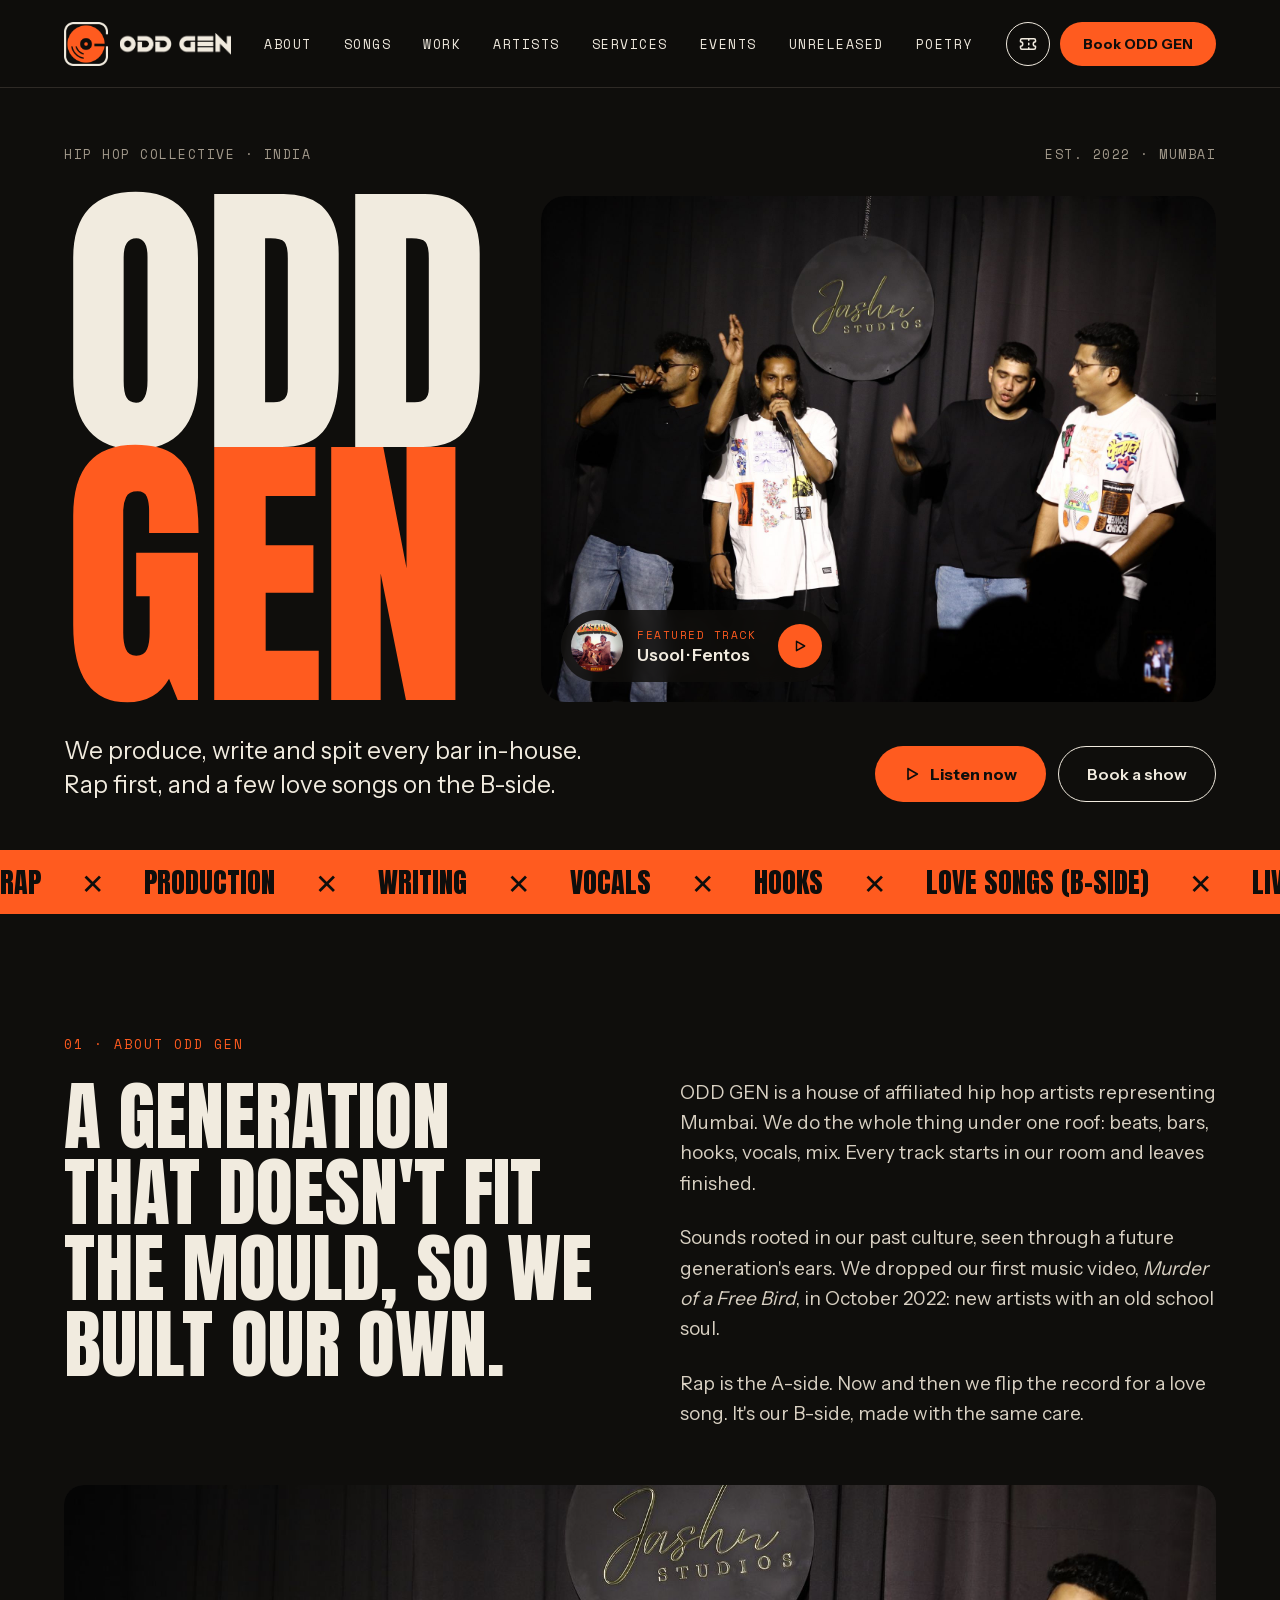
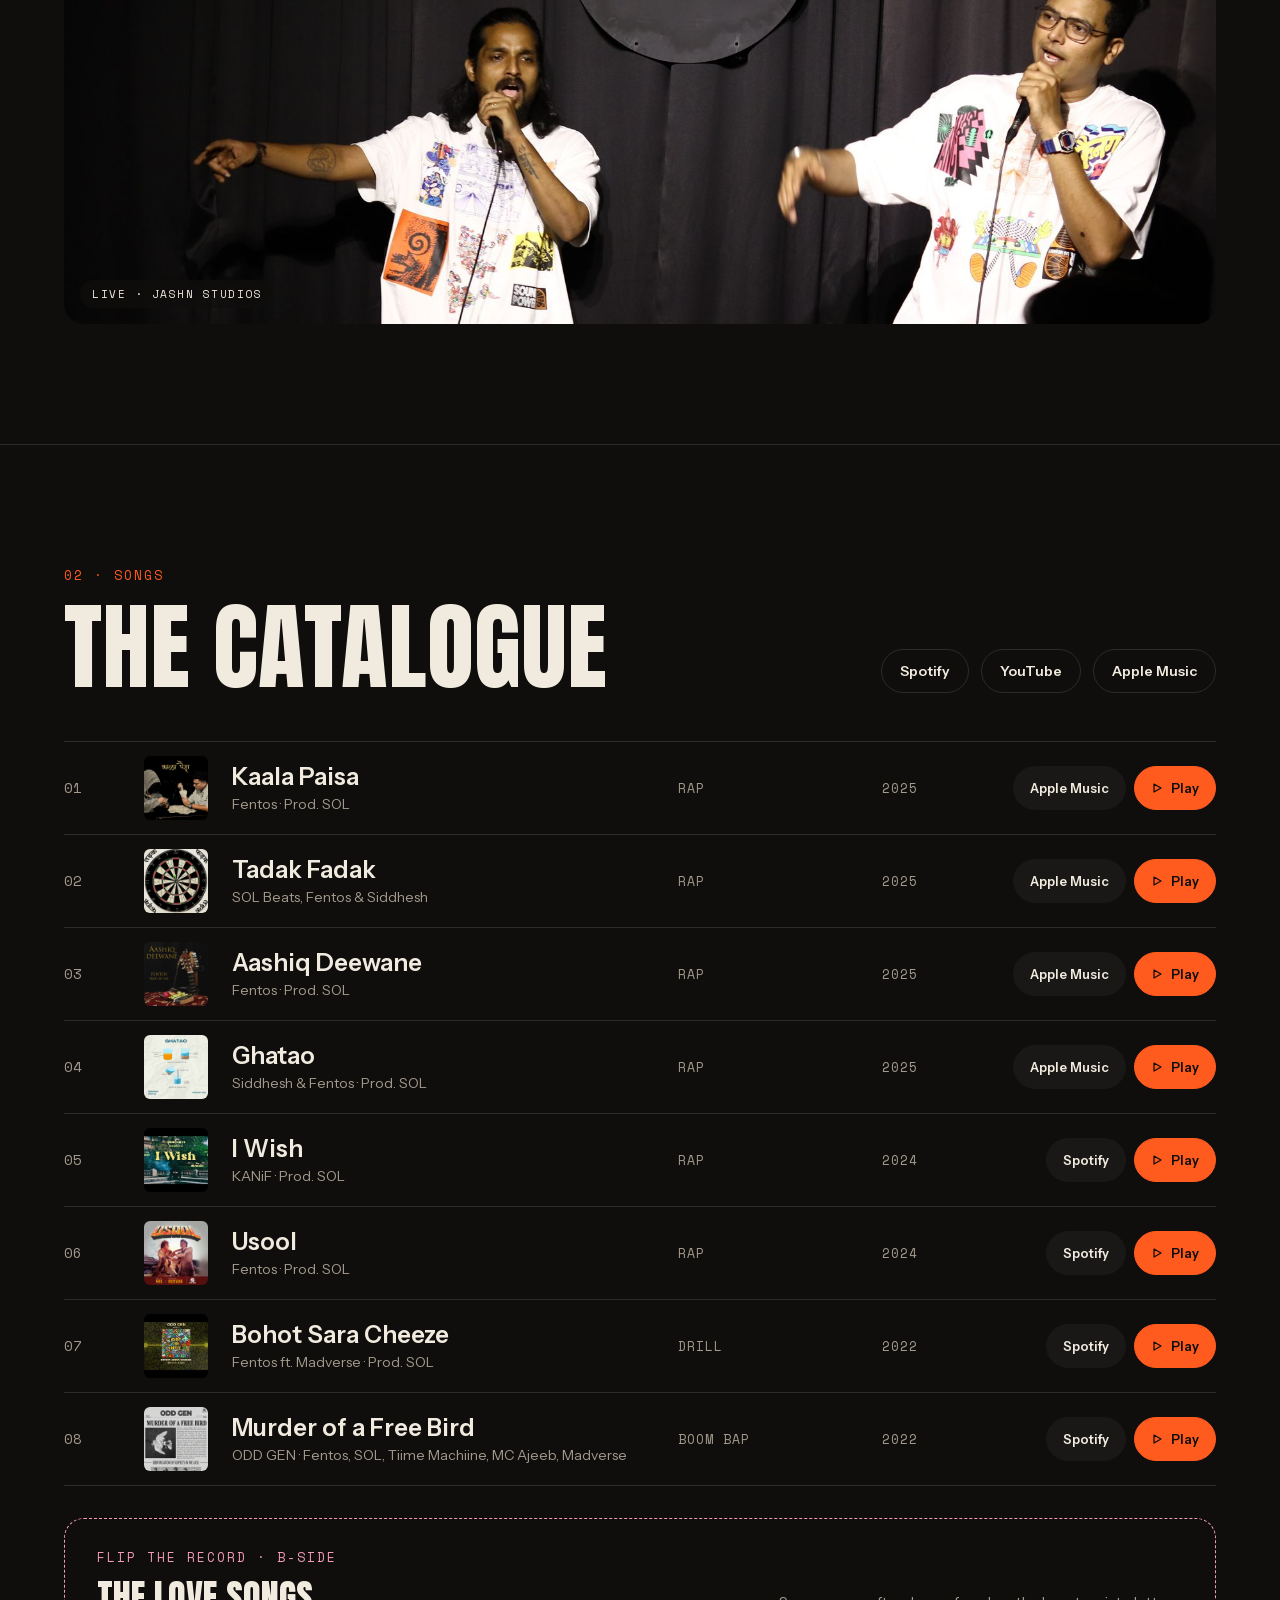
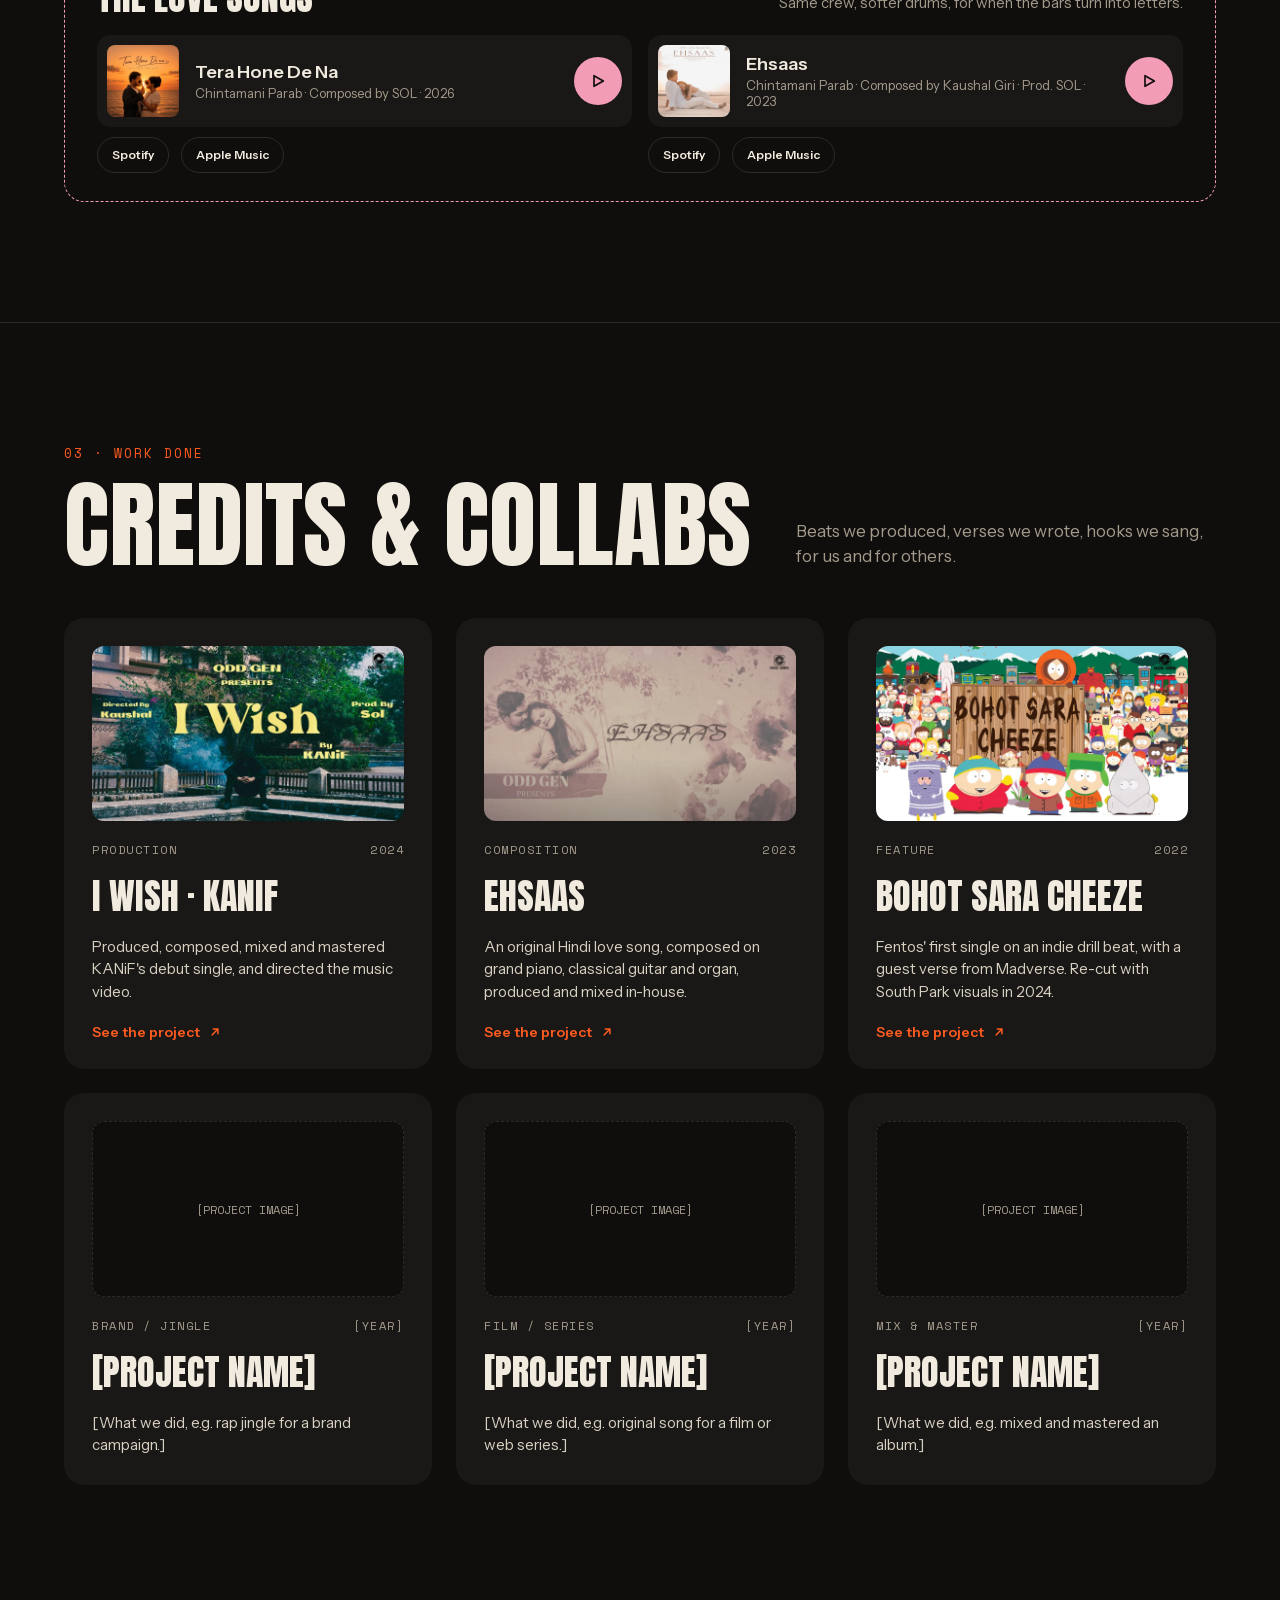
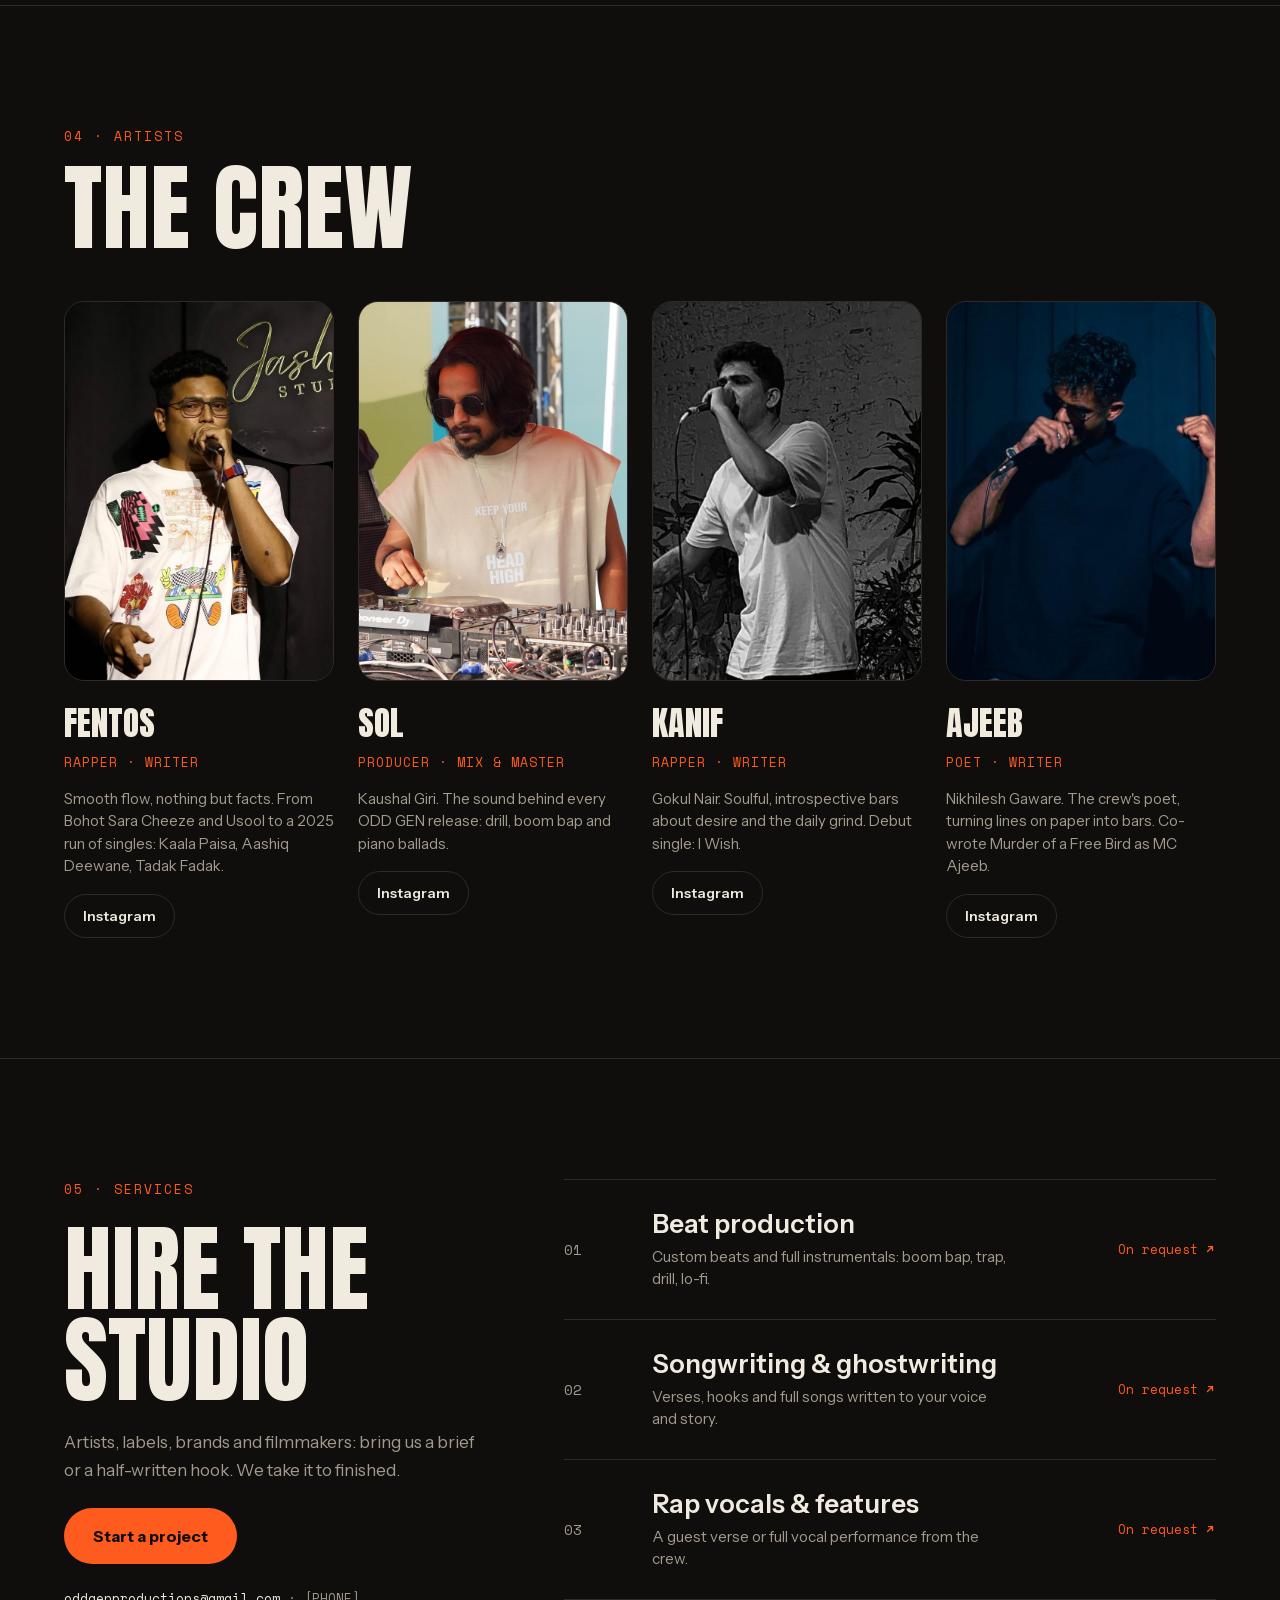
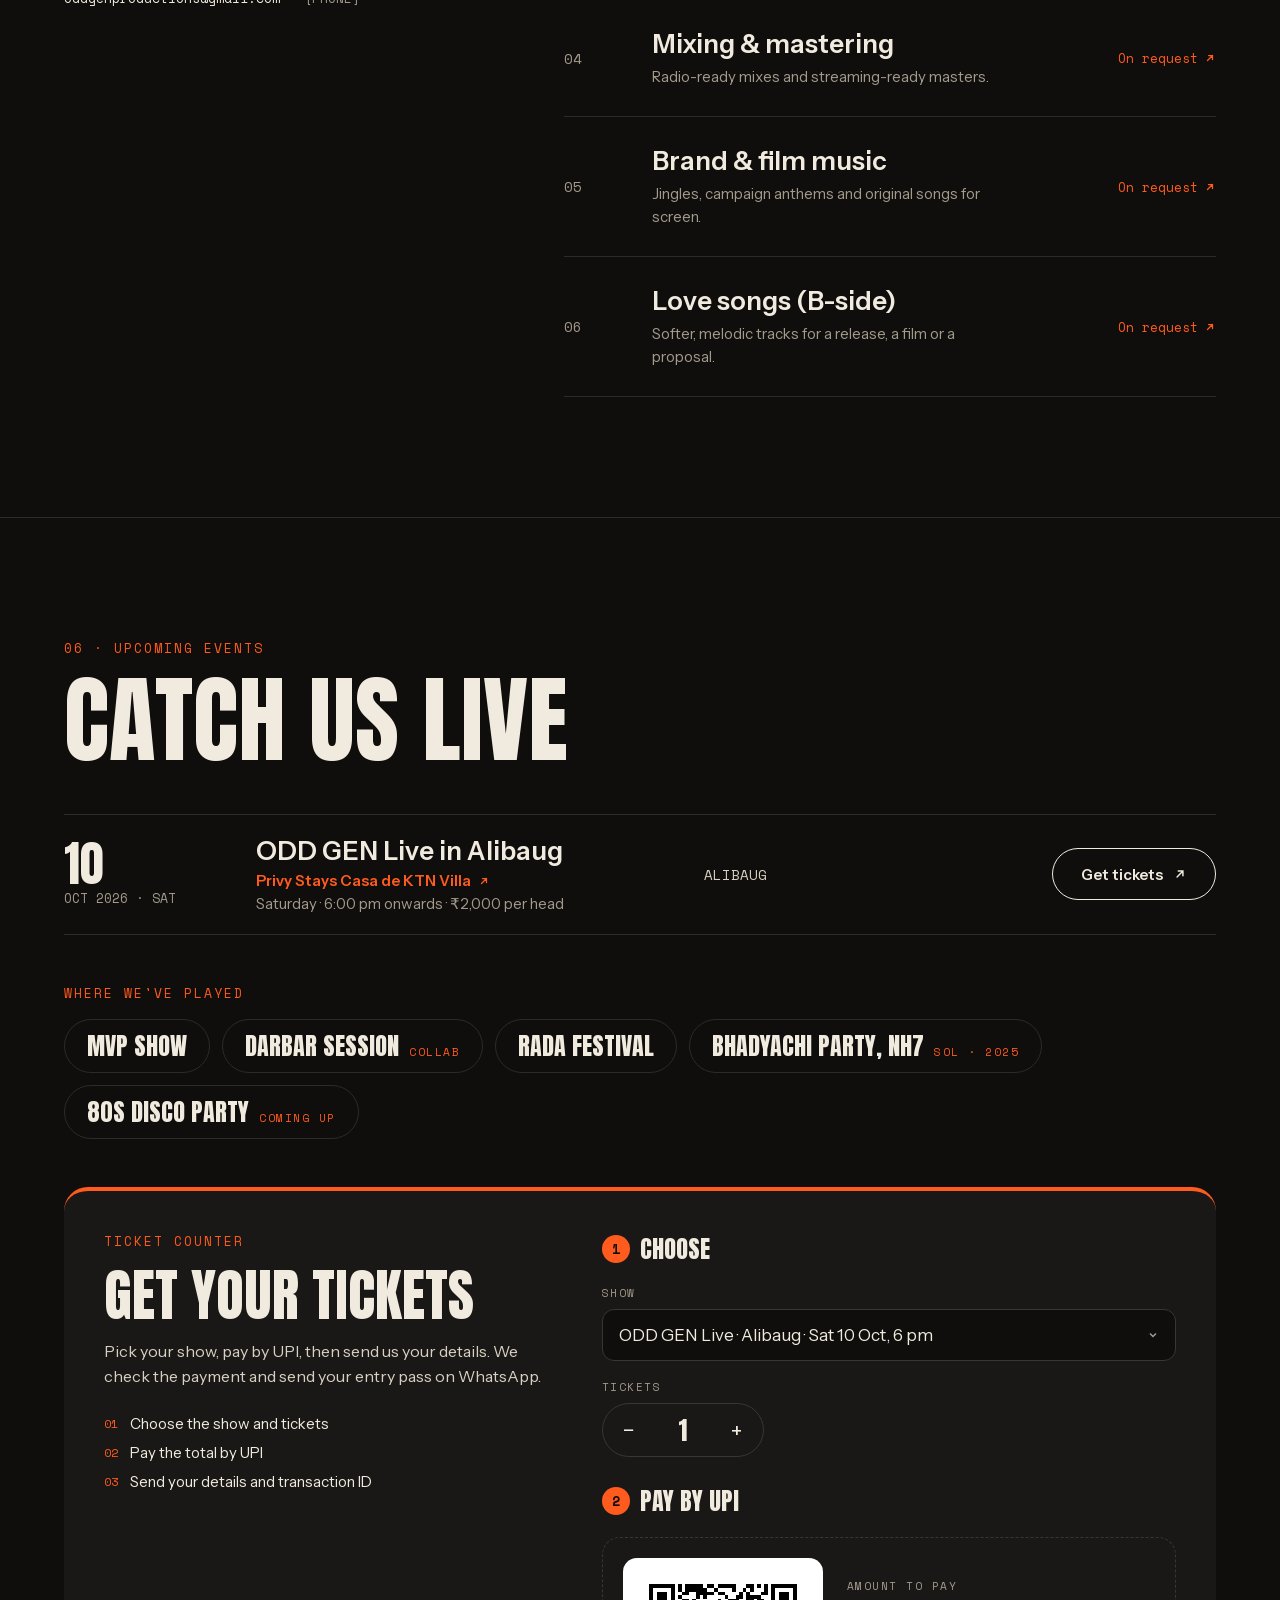
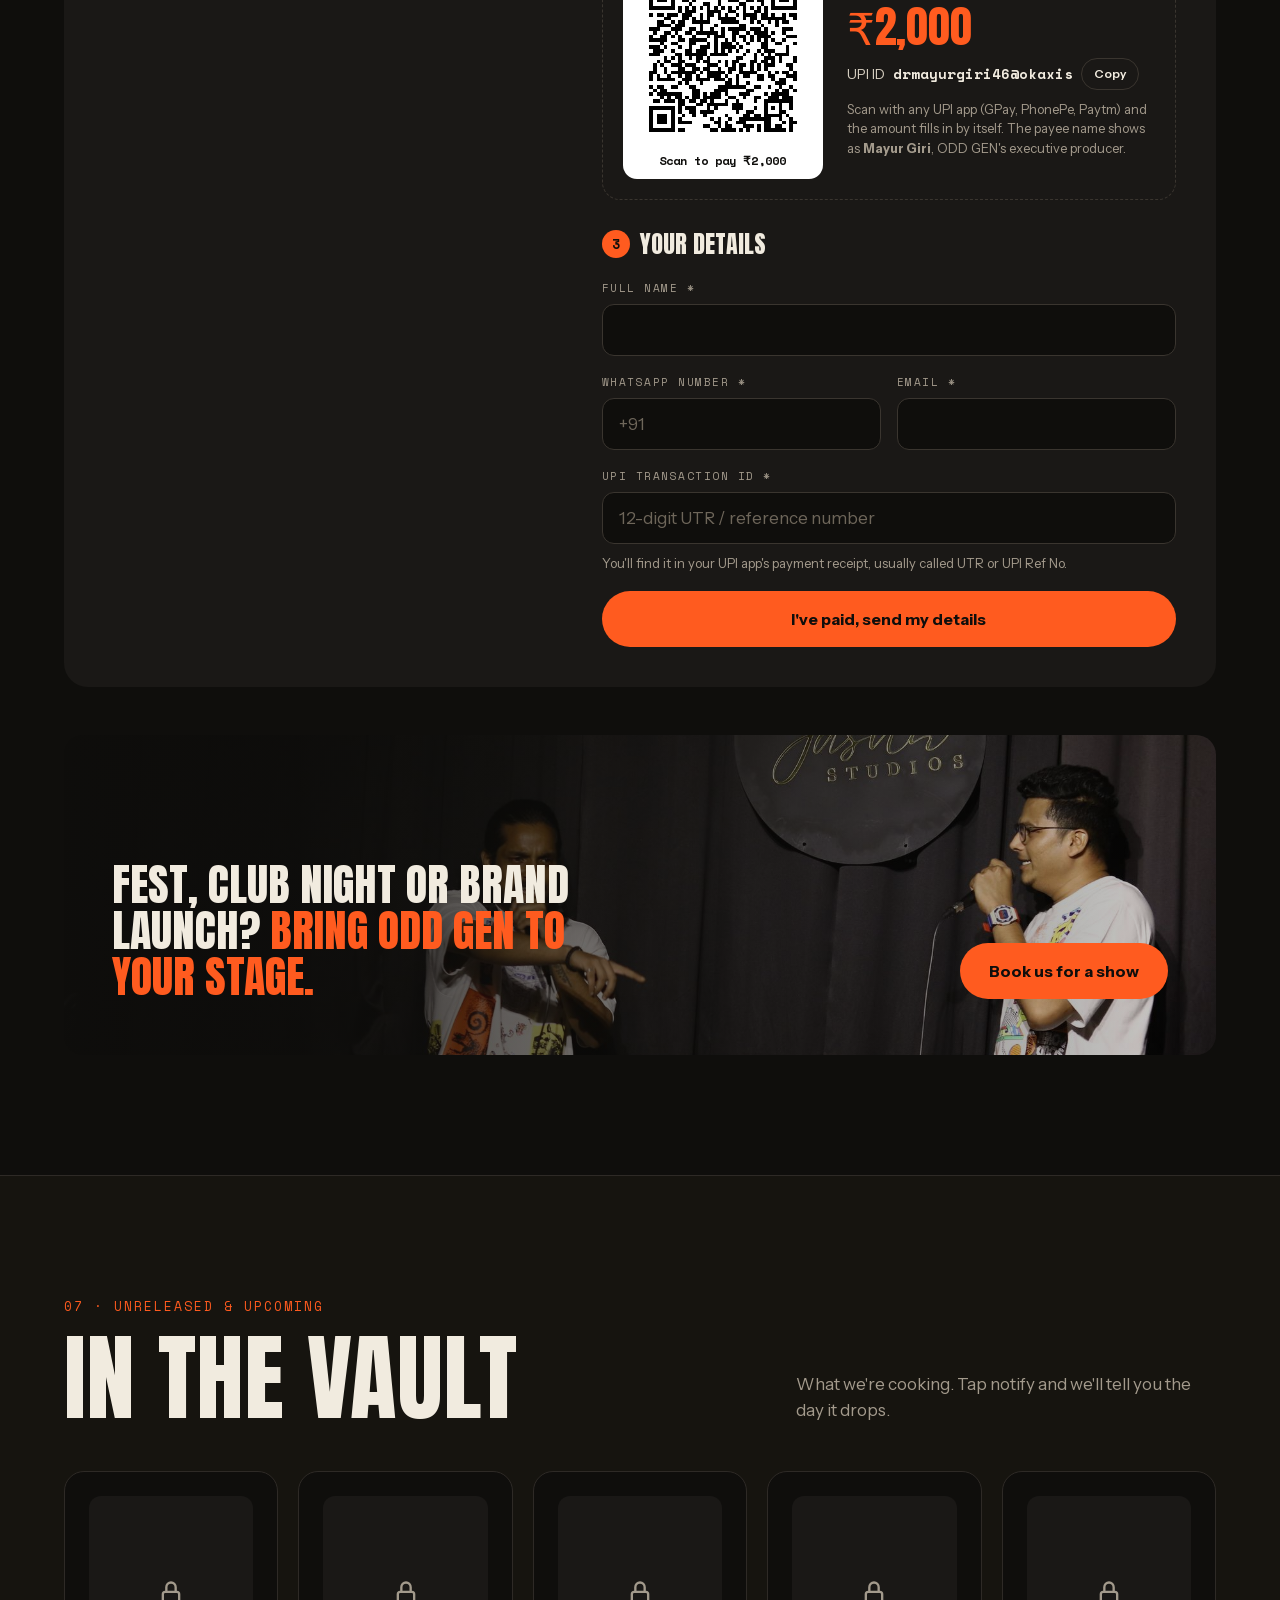
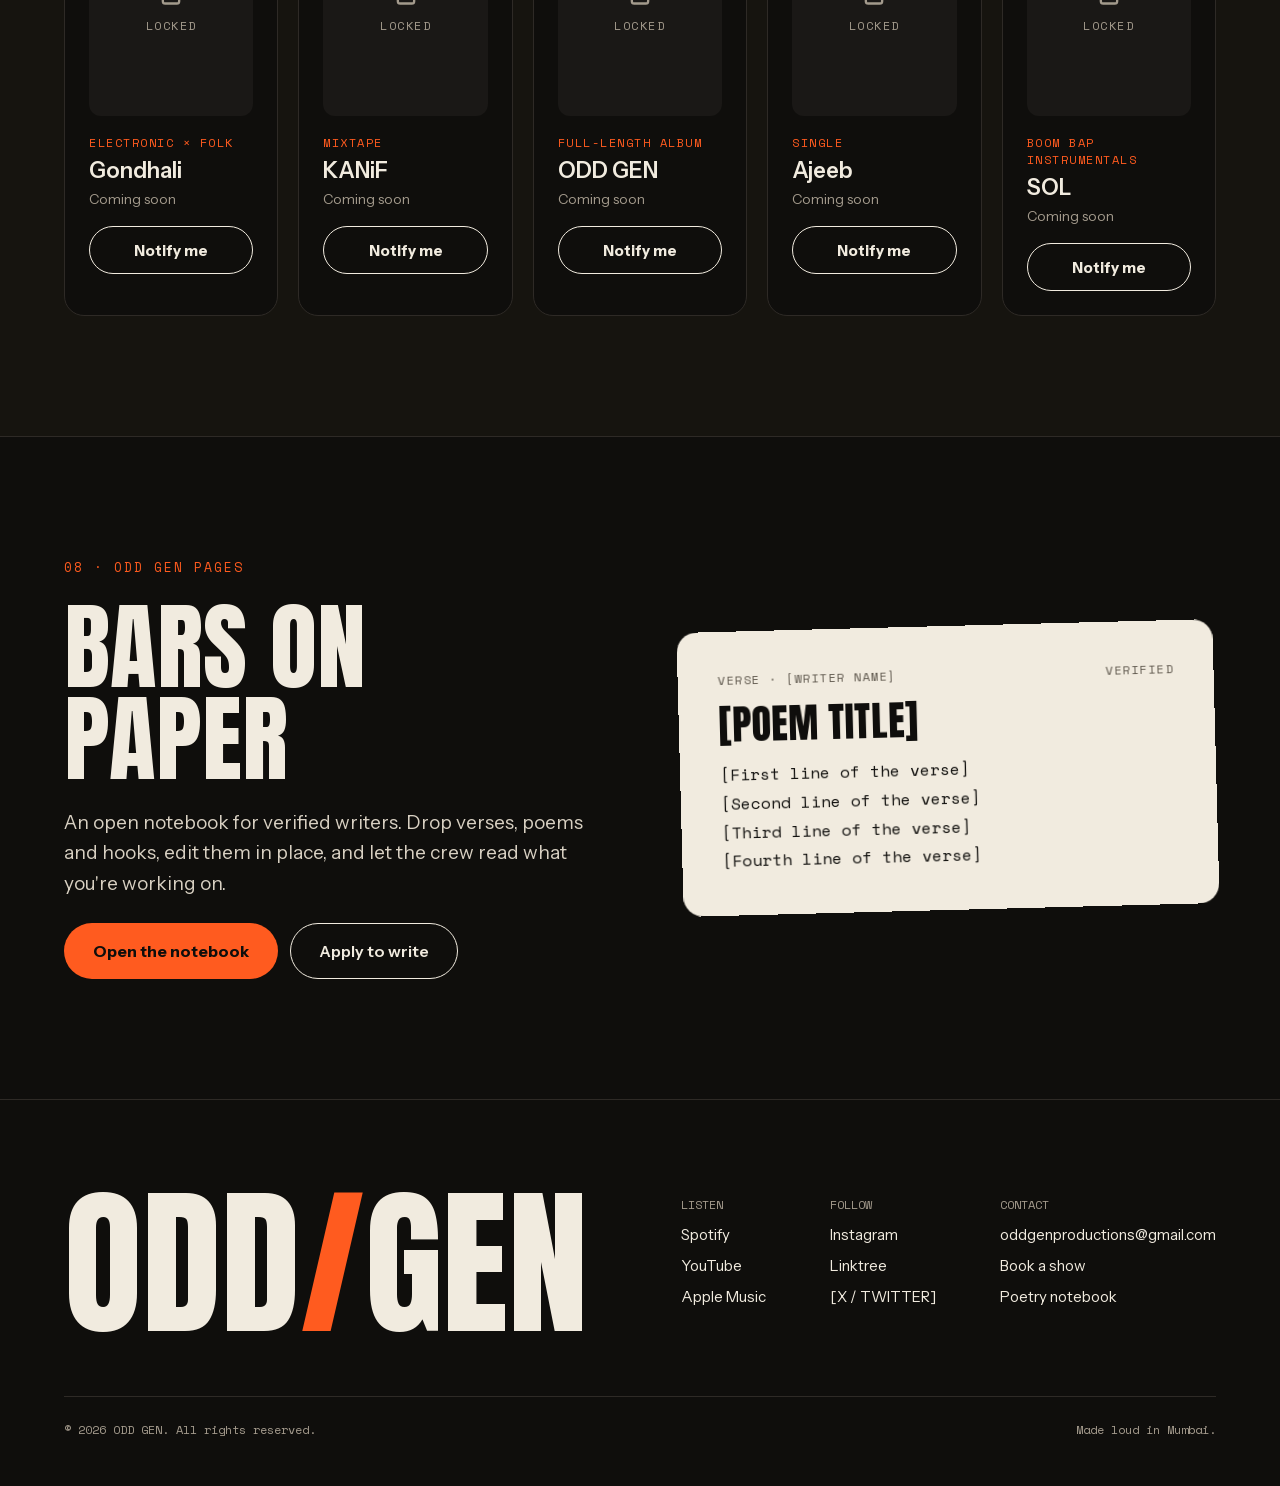
<file: index.html>
<!DOCTYPE html>
<html lang="en">
<head>
<meta charset="utf-8">
<meta name="viewport" content="width=device-width, initial-scale=1">
<title>ODD GEN | Hip hop collective, Mumbai</title>
<meta name="description" content="ODD GEN is a hip hop collective from Mumbai. We produce, write and spit every bar in-house. Rap first, and a few love songs on the B-side.">
<meta property="og:title" content="ODD GEN">
<meta property="og:description" content="Hip hop collective from Mumbai. Beats, bars, hooks, vocals, mix: all in-house.">
<meta property="og:image" content="https://oddgen.in/assets/live-crew.jpg">
<meta property="og:url" content="https://oddgen.in/">
<meta property="og:type" content="website">
<meta name="twitter:card" content="summary_large_image">
<link rel="canonical" href="https://oddgen.in/">
<meta name="theme-color" content="#0F0E0C">
<script>
try {
  if (!matchMedia('(prefers-reduced-motion: reduce)').matches && !sessionStorage.getItem('og-intro')) {
    document.documentElement.classList.add('intro-on', 'intro-hero');
    sessionStorage.setItem('og-intro', '1');
  }
} catch (e) {}
</script>
<link rel="icon" type="image/png" href="assets/favicon.png">
<link rel="apple-touch-icon" href="assets/logo-full.png">
<link rel="stylesheet" href="styles.css?v=202610081138">
</head>
<body>

<!-- INTRO -->
<div class="intro" aria-hidden="true">
  <div class="intro-logo">
    <span class="mark"><span class="mark-frame"></span><span class="mark-disc"></span></span>
    <span class="wordmark"></span>
    <span class="intro-bar"></span>
  </div>
</div>

<!-- NAV -->
<header class="site-header">
  <a href="#top" class="logo" aria-label="ODD GEN · home"><span class="mark" aria-hidden="true"><span class="mark-frame"></span><span class="mark-disc"></span></span><span class="wordmark" aria-hidden="true"></span></a>
  <nav class="site-nav" aria-label="Main">
    <a href="#about">About</a>
    <a href="#songs">Songs</a>
    <a href="#work">Work</a>
    <a href="#artists">Artists</a>
    <a href="#services">Services</a>
    <a href="#events">Events</a>
    <a href="#unreleased">Unreleased</a>
    <a href="poetry.html">Poetry</a>
  </nav>
  <div class="header-actions">
    <a href="#tickets" class="btn btn-ghost header-tickets" aria-label="Get tickets"><svg width="18" height="18" viewBox="0 0 24 24" fill="none" stroke="currentColor" stroke-width="2" stroke-linecap="round" stroke-linejoin="round" aria-hidden="true"><path d="M2 9a3 3 0 0 1 0 6v2a2 2 0 0 0 2 2h16a2 2 0 0 0 2-2v-2a3 3 0 0 1 0-6V7a2 2 0 0 0-2-2H4a2 2 0 0 0-2 2Z"/><path d="M13 5v2M13 17v2M13 11v2"/></svg><span>Get tickets</span></a>
    <a href="book.html" class="btn btn-accent header-cta">Book ODD GEN</a>
  </div>
  <button type="button" class="menu-btn" aria-label="Open menu" aria-expanded="false" aria-controls="mobile-menu">
    <svg width="20" height="20" viewBox="0 0 24 24" fill="none" stroke="currentColor" stroke-width="2" stroke-linecap="round" aria-hidden="true"><path d="M4 7h16M4 12h16M4 17h16"/></svg>
  </button>
</header>
<nav id="mobile-menu" class="mobile-menu" aria-label="Mobile">
  <a href="#about">About</a>
  <a href="#songs">Songs</a>
  <a href="#work">Work</a>
  <a href="#artists">Artists</a>
  <a href="#services">Services</a>
  <a href="#events">Events</a>
  <a href="#unreleased">Unreleased</a>
  <a href="poetry.html">Poetry</a>
  <a href="#tickets">Tickets</a>
  <a href="book.html" class="btn btn-accent">Book ODD GEN</a>
</nav>

<main>
<!-- HERO -->
<section id="top" class="hero">
  <div class="hero-meta">
    <span>Hip hop collective · India</span>
    <span>Est. 2022 · Mumbai</span>
  </div>
  <div class="hero-main">
    <h1>Odd<br><span class="accent">Gen</span></h1>
    <figure class="hero-photo">
      <img src="assets/live-crew.jpg" alt="The ODD GEN crew performing live at Jashn Studios">
      <button type="button" class="now-playing" data-video="Au12mCFmD40" data-title="FENTOS · Usool">
        <img src="assets/covers/usool.jpg" alt="">
        <span><span class="np-label">Featured track</span><span class="np-title">Usool · Fentos</span></span>
        <span class="icon-btn np-play" aria-hidden="true"><svg width="14" height="14" viewBox="0 0 24 24" fill="none" stroke="currentColor" stroke-width="2.5" stroke-linejoin="round"><path d="M6 4l14 8-14 8z"/></svg></span>
      </button>
    </figure>
  </div>
  <div class="hero-foot">
    <p>We produce, write and spit every bar in-house. Rap first, and a few love songs on the B-side.</p>
    <div class="hero-actions">
      <a href="#songs" class="btn btn-accent"><svg width="16" height="16" viewBox="0 0 24 24" fill="none" stroke="currentColor" stroke-width="2.5" stroke-linejoin="round" aria-hidden="true"><path d="M6 4l14 8-14 8z"/></svg>Listen now</a>
      <a href="book.html" class="btn btn-ghost">Book a show</a>
    </div>
  </div>
</section>

<!-- TICKER -->
<div class="ticker" aria-hidden="true">
  <div class="ticker-track">
    <span>Rap</span><span>✕</span><span>Production</span><span>✕</span><span>Writing</span><span>✕</span><span>Vocals</span><span>✕</span><span>Hooks</span><span>✕</span><span>Love songs (B-side)</span><span>✕</span><span>Live</span><span>✕</span>
    <span>Rap</span><span>✕</span><span>Production</span><span>✕</span><span>Writing</span><span>✕</span><span>Vocals</span><span>✕</span><span>Hooks</span><span>✕</span><span>Love songs (B-side)</span><span>✕</span><span>Live</span><span>✕</span>
  </div>
</div>

<!-- ABOUT -->
<section id="about" class="section about">
  <div style="display:flex;flex-direction:column;gap:24px">
    <div class="eyebrow">01 · About ODD GEN</div>
    <h2>A generation that doesn't fit the mould, so we built our own.</h2>
  </div>
  <div class="about-copy">
    <p>ODD GEN is a house of affiliated hip hop artists representing Mumbai. We do the whole thing under one roof: beats, bars, hooks, vocals, mix. Every track starts in our room and leaves finished.</p>
    <p>Sounds rooted in our past culture, seen through a future generation's ears. We dropped our first music video, <em>Murder of a Free Bird</em>, in October 2022: new artists with an old school soul.</p>
    <p>Rap is the A-side. Now and then we flip the record for a love song. It's our B-side, made with the same care.</p>
  </div>
  <figure class="photo about-photo"><img src="assets/live-duo.jpg" alt="Two ODD GEN artists trading verses on stage" loading="lazy"><figcaption>Live · Jashn Studios</figcaption></figure>
</section>

<!-- SONGS -->
<section id="songs" class="section">
  <div class="section-head">
    <div>
      <div class="eyebrow">02 · Songs</div>
      <h2 class="h-xl">The catalogue</h2>
    </div>
    <div class="platforms">
      <a class="pill" href="https://open.spotify.com/search/ODD%20GEN" target="_blank" rel="noopener">Spotify</a>
      <a class="pill" href="https://www.youtube.com/playlist?list=PLjOAgiTcfk_no54uvp8D4VbUDnW-oP8Vu" target="_blank" rel="noopener">YouTube</a>
      <a class="pill" href="https://music.apple.com/in/search?term=ODD%20GEN" target="_blank" rel="noopener">Apple Music</a>
    </div>
  </div>

  <div class="tracks">
    <div class="track">
      <div class="track-n">01</div>
      <button type="button" class="track-thumb" data-video="KUOtUF87R2Y" data-title="FENTOS · Kaala Paisa"><img src="assets/covers/kaala-paisa.jpg" alt="Play Kaala Paisa" loading="lazy"></button>
      <div><div class="track-title">Kaala Paisa</div><div class="track-credit">Fentos · Prod. SOL</div></div>
      <div class="track-kind">Rap</div>
      <div class="track-year">2025</div>
      <div class="track-actions">
        <a class="pill pill-solid" href="https://music.apple.com/in/album/kaala-paisa/1838008343?i=1838008345" target="_blank" rel="noopener">Apple Music</a>
        <button type="button" class="pill pill-solid play" data-video="KUOtUF87R2Y" data-title="FENTOS · Kaala Paisa"><svg width="12" height="12" viewBox="0 0 24 24" fill="none" stroke="currentColor" stroke-width="2.5" stroke-linejoin="round" aria-hidden="true"><path d="M6 4l14 8-14 8z"/></svg>Play</button>
        <button type="button" class="icon-btn pill-solid" aria-label="Play Kaala Paisa" data-video="KUOtUF87R2Y" data-title="FENTOS · Kaala Paisa"><svg width="14" height="14" viewBox="0 0 24 24" fill="none" stroke="currentColor" stroke-width="2.5" stroke-linejoin="round" aria-hidden="true"><path d="M6 4l14 8-14 8z"/></svg></button>
      </div>
    </div>
    <div class="track">
      <div class="track-n">02</div>
      <button type="button" class="track-thumb" data-video="vntExGPKAhA" data-title="SOL Beats, Fentos &amp; Siddhesh · Tadak Fadak"><img src="assets/covers/tadak-fadak.jpg" alt="Play Tadak Fadak" loading="lazy"></button>
      <div><div class="track-title">Tadak Fadak</div><div class="track-credit">SOL Beats, Fentos &amp; Siddhesh</div></div>
      <div class="track-kind">Rap</div>
      <div class="track-year">2025</div>
      <div class="track-actions">
        <a class="pill pill-solid" href="https://music.apple.com/in/album/tadak-fadak/1820405159?i=1820405160" target="_blank" rel="noopener">Apple Music</a>
        <button type="button" class="pill pill-solid play" data-video="vntExGPKAhA" data-title="SOL Beats, Fentos &amp; Siddhesh · Tadak Fadak"><svg width="12" height="12" viewBox="0 0 24 24" fill="none" stroke="currentColor" stroke-width="2.5" stroke-linejoin="round" aria-hidden="true"><path d="M6 4l14 8-14 8z"/></svg>Play</button>
        <button type="button" class="icon-btn pill-solid" aria-label="Play Tadak Fadak" data-video="vntExGPKAhA" data-title="SOL Beats, Fentos &amp; Siddhesh · Tadak Fadak"><svg width="14" height="14" viewBox="0 0 24 24" fill="none" stroke="currentColor" stroke-width="2.5" stroke-linejoin="round" aria-hidden="true"><path d="M6 4l14 8-14 8z"/></svg></button>
      </div>
    </div>
    <div class="track">
      <div class="track-n">03</div>
      <button type="button" class="track-thumb" data-video="TMkIa7NKzHs" data-title="FENTOS · Aashiq Deewane"><img src="assets/covers/aashiq-deewane.jpg" alt="Play Aashiq Deewane" loading="lazy"></button>
      <div><div class="track-title">Aashiq Deewane</div><div class="track-credit">Fentos · Prod. SOL</div></div>
      <div class="track-kind">Rap</div>
      <div class="track-year">2025</div>
      <div class="track-actions">
        <a class="pill pill-solid" href="https://music.apple.com/in/album/aashiq-deewane/1812306754?i=1812306755" target="_blank" rel="noopener">Apple Music</a>
        <button type="button" class="pill pill-solid play" data-video="TMkIa7NKzHs" data-title="FENTOS · Aashiq Deewane"><svg width="12" height="12" viewBox="0 0 24 24" fill="none" stroke="currentColor" stroke-width="2.5" stroke-linejoin="round" aria-hidden="true"><path d="M6 4l14 8-14 8z"/></svg>Play</button>
        <button type="button" class="icon-btn pill-solid" aria-label="Play Aashiq Deewane" data-video="TMkIa7NKzHs" data-title="FENTOS · Aashiq Deewane"><svg width="14" height="14" viewBox="0 0 24 24" fill="none" stroke="currentColor" stroke-width="2.5" stroke-linejoin="round" aria-hidden="true"><path d="M6 4l14 8-14 8z"/></svg></button>
      </div>
    </div>
    <div class="track">
      <div class="track-n">04</div>
      <button type="button" class="track-thumb" data-video="7YqGWq3Hs2A" data-title="Siddhesh &amp; Fentos · Ghatao"><img src="assets/covers/ghatao.jpg" alt="Play Ghatao" loading="lazy"></button>
      <div><div class="track-title">Ghatao</div><div class="track-credit">Siddhesh &amp; Fentos · Prod. SOL</div></div>
      <div class="track-kind">Rap</div>
      <div class="track-year">2025</div>
      <div class="track-actions">
        <a class="pill pill-solid" href="https://music.apple.com/in/album/ghatao/1792849738?i=1792849739" target="_blank" rel="noopener">Apple Music</a>
        <button type="button" class="pill pill-solid play" data-video="7YqGWq3Hs2A" data-title="Siddhesh &amp; Fentos · Ghatao"><svg width="12" height="12" viewBox="0 0 24 24" fill="none" stroke="currentColor" stroke-width="2.5" stroke-linejoin="round" aria-hidden="true"><path d="M6 4l14 8-14 8z"/></svg>Play</button>
        <button type="button" class="icon-btn pill-solid" aria-label="Play Ghatao" data-video="7YqGWq3Hs2A" data-title="Siddhesh &amp; Fentos · Ghatao"><svg width="14" height="14" viewBox="0 0 24 24" fill="none" stroke="currentColor" stroke-width="2.5" stroke-linejoin="round" aria-hidden="true"><path d="M6 4l14 8-14 8z"/></svg></button>
      </div>
    </div>
    <div class="track">
      <div class="track-n">05</div>
      <button type="button" class="track-thumb" data-video="nUYC93jWKeY" data-title="KANiF · I Wish"><img src="assets/thumbs/nUYC93jWKeY-hqdefault.jpg" alt="Watch I Wish" loading="lazy"></button>
      <div><div class="track-title">I Wish</div><div class="track-credit">KANiF · Prod. SOL</div></div>
      <div class="track-kind">Rap</div>
      <div class="track-year">2024</div>
      <div class="track-actions">
        <a class="pill pill-solid" href="https://open.spotify.com/search/I%20Wish%20KANiF" target="_blank" rel="noopener">Spotify</a>
        <button type="button" class="pill pill-solid play" data-video="nUYC93jWKeY" data-title="KANiF · I Wish"><svg width="12" height="12" viewBox="0 0 24 24" fill="none" stroke="currentColor" stroke-width="2.5" stroke-linejoin="round" aria-hidden="true"><path d="M6 4l14 8-14 8z"/></svg>Play</button>
        <button type="button" class="icon-btn pill-solid" aria-label="Play I Wish" data-video="nUYC93jWKeY" data-title="KANiF · I Wish"><svg width="14" height="14" viewBox="0 0 24 24" fill="none" stroke="currentColor" stroke-width="2.5" stroke-linejoin="round" aria-hidden="true"><path d="M6 4l14 8-14 8z"/></svg></button>
      </div>
    </div>
    <div class="track">
      <div class="track-n">06</div>
      <button type="button" class="track-thumb" data-video="Au12mCFmD40" data-title="FENTOS · Usool"><img src="assets/covers/usool.jpg" alt="Watch Usool" loading="lazy"></button>
      <div><div class="track-title">Usool</div><div class="track-credit">Fentos · Prod. SOL</div></div>
      <div class="track-kind">Rap</div>
      <div class="track-year">2024</div>
      <div class="track-actions">
        <a class="pill pill-solid" href="https://open.spotify.com/track/2o0gYipmtRzUCsauXoAyxE" target="_blank" rel="noopener">Spotify</a>
        <button type="button" class="pill pill-solid play" data-video="Au12mCFmD40" data-title="FENTOS · Usool"><svg width="12" height="12" viewBox="0 0 24 24" fill="none" stroke="currentColor" stroke-width="2.5" stroke-linejoin="round" aria-hidden="true"><path d="M6 4l14 8-14 8z"/></svg>Play</button>
        <button type="button" class="icon-btn pill-solid" aria-label="Play Usool" data-video="Au12mCFmD40" data-title="FENTOS · Usool"><svg width="14" height="14" viewBox="0 0 24 24" fill="none" stroke="currentColor" stroke-width="2.5" stroke-linejoin="round" aria-hidden="true"><path d="M6 4l14 8-14 8z"/></svg></button>
      </div>
    </div>
    <div class="track">
      <div class="track-n">07</div>
      <button type="button" class="track-thumb" data-video="ISahNcQPWTU" data-title="FENTOS · Bohot Sara Cheeze ft. Madverse"><img src="assets/thumbs/ISahNcQPWTU-hqdefault.jpg" alt="Watch Bohot Sara Cheeze" loading="lazy"></button>
      <div><div class="track-title">Bohot Sara Cheeze</div><div class="track-credit">Fentos ft. Madverse · Prod. SOL</div></div>
      <div class="track-kind">Drill</div>
      <div class="track-year">2022</div>
      <div class="track-actions">
        <a class="pill pill-solid" href="https://open.spotify.com/search/Bohot%20Sara%20Cheeze%20Fentos" target="_blank" rel="noopener">Spotify</a>
        <button type="button" class="pill pill-solid play" data-video="ISahNcQPWTU" data-title="FENTOS · Bohot Sara Cheeze ft. Madverse"><svg width="12" height="12" viewBox="0 0 24 24" fill="none" stroke="currentColor" stroke-width="2.5" stroke-linejoin="round" aria-hidden="true"><path d="M6 4l14 8-14 8z"/></svg>Play</button>
        <button type="button" class="icon-btn pill-solid" aria-label="Play Bohot Sara Cheeze" data-video="ISahNcQPWTU" data-title="FENTOS · Bohot Sara Cheeze ft. Madverse"><svg width="14" height="14" viewBox="0 0 24 24" fill="none" stroke="currentColor" stroke-width="2.5" stroke-linejoin="round" aria-hidden="true"><path d="M6 4l14 8-14 8z"/></svg></button>
      </div>
    </div>
    <div class="track">
      <div class="track-n">08</div>
      <button type="button" class="track-thumb" data-video="QN-Ot30PjnA" data-title="ODD GEN · Murder of a Free Bird"><img src="assets/covers/murder-of-a-free-bird.jpg" alt="Watch Murder of a Free Bird" loading="lazy"></button>
      <div><div class="track-title">Murder of a Free Bird</div><div class="track-credit">ODD GEN · Fentos, SOL, Tiime Machiine, MC Ajeeb, Madverse</div></div>
      <div class="track-kind">Boom bap</div>
      <div class="track-year">2022</div>
      <div class="track-actions">
        <a class="pill pill-solid" href="https://open.spotify.com/track/7J85t6cHj6w9J0K5u5cEiw" target="_blank" rel="noopener">Spotify</a>
        <button type="button" class="pill pill-solid play" data-video="QN-Ot30PjnA" data-title="ODD GEN · Murder of a Free Bird"><svg width="12" height="12" viewBox="0 0 24 24" fill="none" stroke="currentColor" stroke-width="2.5" stroke-linejoin="round" aria-hidden="true"><path d="M6 4l14 8-14 8z"/></svg>Play</button>
        <button type="button" class="icon-btn pill-solid" aria-label="Play Murder of a Free Bird" data-video="QN-Ot30PjnA" data-title="ODD GEN · Murder of a Free Bird"><svg width="14" height="14" viewBox="0 0 24 24" fill="none" stroke="currentColor" stroke-width="2.5" stroke-linejoin="round" aria-hidden="true"><path d="M6 4l14 8-14 8z"/></svg></button>
      </div>
    </div>
  </div>

  <!-- B-SIDE -->
  <div class="b-side">
    <div class="b-side-head">
      <div style="display:flex;flex-direction:column;gap:12px">
        <div class="eyebrow">Flip the record · B-side</div>
        <h3>The love songs</h3>
      </div>
      <p>Same crew, softer drums, for when the bars turn into letters.</p>
    </div>
    <div class="b-side-cards">
      <div class="love-item">
        <button type="button" class="love-card" data-video="O1GyBOf4S1k" data-title="Chintamani Parab · Tera Hone De Na">
          <div class="cover"><img src="assets/covers/tera-hone-de-na.jpg" alt="Tera Hone De Na cover art" loading="lazy"></div>
          <div class="row">
            <div><div class="love-title">Tera Hone De Na</div><div class="love-credit">Chintamani Parab · Composed by SOL · 2026</div></div>
            <span class="icon-btn love-play" aria-hidden="true"><svg width="16" height="16" viewBox="0 0 24 24" fill="none" stroke="currentColor" stroke-width="2.5" stroke-linejoin="round"><path d="M6 4l14 8-14 8z"/></svg></span>
          </div>
        </button>
        <div class="platforms">
          <a class="pill" href="https://open.spotify.com/track/3GxQL5ouX4ZtyRxL9h5Q8q" target="_blank" rel="noopener">Spotify</a>
          <a class="pill" href="https://music.apple.com/in/album/tera-hone-de-na/6775921682?i=6775921683" target="_blank" rel="noopener">Apple Music</a>
        </div>
      </div>
      <div class="love-item">
        <button type="button" class="love-card" data-video="KHf9rS1ombM" data-title="Chintamani Parab · Ehsaas">
          <div class="cover"><img src="assets/covers/ehsaas.jpg" alt="Ehsaas cover art" loading="lazy"></div>
          <div class="row">
            <div><div class="love-title">Ehsaas</div><div class="love-credit">Chintamani Parab · Composed by Kaushal Giri · Prod. SOL · 2023</div></div>
            <span class="icon-btn love-play" aria-hidden="true"><svg width="16" height="16" viewBox="0 0 24 24" fill="none" stroke="currentColor" stroke-width="2.5" stroke-linejoin="round"><path d="M6 4l14 8-14 8z"/></svg></span>
          </div>
        </button>
        <div class="platforms">
          <a class="pill" href="https://open.spotify.com/track/4rmS0VpCGQIvZyi7SSL0hW" target="_blank" rel="noopener">Spotify</a>
          <a class="pill" href="https://music.apple.com/in/album/ehsaas/1688785842" target="_blank" rel="noopener">Apple Music</a>
        </div>
      </div>
    </div>
  </div>
</section>

<!-- WORK DONE -->
<section id="work" class="section">
  <div class="section-head">
    <div>
      <div class="eyebrow">03 · Work done</div>
      <h2 class="h-xl">Credits &amp; collabs</h2>
    </div>
    <p class="lede">Beats we produced, verses we wrote, hooks we sang, for us and for others.</p>
  </div>
  <div class="grid-3 scroller">
    <div class="work-card">
      <div class="work-art"><img src="assets/thumbs/nUYC93jWKeY-maxresdefault.jpg" alt="I Wish music video" loading="lazy"></div>
      <div class="work-meta"><span>Production</span><span>2024</span></div>
      <div class="work-title">I Wish · KANiF</div>
      <div class="work-desc">Produced, composed, mixed and mastered KANiF's debut single, and directed the music video.</div>
      <a class="work-link" href="https://www.youtube.com/watch?v=nUYC93jWKeY" target="_blank" rel="noopener">See the project <svg width="14" height="14" viewBox="0 0 24 24" fill="none" stroke="currentColor" stroke-width="2.5" stroke-linecap="round" aria-hidden="true"><path d="M7 17L17 7M9 7h8v8"/></svg></a>
    </div>
    <div class="work-card">
      <div class="work-art"><img src="assets/thumbs/KHf9rS1ombM-maxresdefault.jpg" alt="Ehsaas music video" loading="lazy"></div>
      <div class="work-meta"><span>Composition</span><span>2023</span></div>
      <div class="work-title">Ehsaas</div>
      <div class="work-desc">An original Hindi love song, composed on grand piano, classical guitar and organ, produced and mixed in-house.</div>
      <a class="work-link" href="https://www.youtube.com/watch?v=KHf9rS1ombM" target="_blank" rel="noopener">See the project <svg width="14" height="14" viewBox="0 0 24 24" fill="none" stroke="currentColor" stroke-width="2.5" stroke-linecap="round" aria-hidden="true"><path d="M7 17L17 7M9 7h8v8"/></svg></a>
    </div>
    <div class="work-card">
      <div class="work-art"><img src="assets/thumbs/4Aed5jdiLXI-maxresdefault.jpg" alt="Bohot Sara Cheeze South Park cut" loading="lazy"></div>
      <div class="work-meta"><span>Feature</span><span>2022</span></div>
      <div class="work-title">Bohot Sara Cheeze</div>
      <div class="work-desc">Fentos' first single on an indie drill beat, with a guest verse from Madverse. Re-cut with South Park visuals in 2024.</div>
      <a class="work-link" href="https://www.youtube.com/watch?v=4Aed5jdiLXI" target="_blank" rel="noopener">See the project <svg width="14" height="14" viewBox="0 0 24 24" fill="none" stroke="currentColor" stroke-width="2.5" stroke-linecap="round" aria-hidden="true"><path d="M7 17L17 7M9 7h8v8"/></svg></a>
    </div>
    <div class="work-card">
      <div class="work-art work-art-empty">[PROJECT IMAGE]</div>
      <div class="work-meta"><span>Brand / Jingle</span><span>[YEAR]</span></div>
      <div class="work-title">[PROJECT NAME]</div>
      <div class="work-desc">[What we did, e.g. rap jingle for a brand campaign.]</div>
    </div>
    <div class="work-card">
      <div class="work-art work-art-empty">[PROJECT IMAGE]</div>
      <div class="work-meta"><span>Film / Series</span><span>[YEAR]</span></div>
      <div class="work-title">[PROJECT NAME]</div>
      <div class="work-desc">[What we did, e.g. original song for a film or web series.]</div>
    </div>
    <div class="work-card">
      <div class="work-art work-art-empty">[PROJECT IMAGE]</div>
      <div class="work-meta"><span>Mix &amp; master</span><span>[YEAR]</span></div>
      <div class="work-title">[PROJECT NAME]</div>
      <div class="work-desc">[What we did, e.g. mixed and mastered an album.]</div>
    </div>
  </div>
</section>

<!-- ARTISTS -->
<section id="artists" class="section">
  <div class="section-head">
    <div>
      <div class="eyebrow">04 · Artists</div>
      <h2 class="h-xl">The crew</h2>
    </div>
  </div>
  <div class="grid-4 scroller">
    <div class="artist">
      <div class="artist-photo has-photo"><img src="assets/crew/fentos.jpg?v=2" alt="Fentos on the mic at Jashn Studios" loading="lazy" width="800" height="1000"></div>
      <div><div class="artist-name">Fentos</div><div class="artist-role">Rapper · Writer</div></div>
      <div class="artist-bio">Smooth flow, nothing but facts. From Bohot Sara Cheeze and Usool to a 2025 run of singles: Kaala Paisa, Aashiq Deewane, Tadak Fadak.</div>
      <div class="artist-links"><a class="pill" href="https://www.instagram.com/chintamani_parab/" target="_blank" rel="noopener">Instagram</a></div>
    </div>
    <div class="artist">
      <div class="artist-photo has-photo"><img src="assets/crew/sol.jpg" alt="SOL (Kaushal Giri) behind the decks" loading="lazy" width="800" height="1000"></div>
      <div><div class="artist-name">SOL</div><div class="artist-role">Producer · Mix &amp; master</div></div>
      <div class="artist-bio">Kaushal Giri. The sound behind every ODD GEN release: drill, boom bap and piano ballads.</div>
      <div class="artist-links"><a class="pill" href="https://www.instagram.com/solivagant_heart/" target="_blank" rel="noopener">Instagram</a></div>
    </div>
    <div class="artist">
      <div class="artist-photo has-photo"><img src="assets/crew/kanif.jpg" alt="KANiF performing live" loading="lazy" width="800" height="1000"></div>
      <div><div class="artist-name">KANiF</div><div class="artist-role">Rapper · Writer</div></div>
      <div class="artist-bio">Gokul Nair. Soulful, introspective bars about desire and the daily grind. Debut single: I Wish.</div>
      <div class="artist-links"><a class="pill" href="https://www.instagram.com/gokul.nair10/" target="_blank" rel="noopener">Instagram</a></div>
    </div>
    <div class="artist">
      <div class="artist-photo has-photo"><img src="assets/crew/ajeeb.jpg" alt="Ajeeb on the mic at Jashn Studios" loading="lazy" width="800" height="1000"></div>
      <div><div class="artist-name">Ajeeb</div><div class="artist-role">Poet · Writer</div></div>
      <div class="artist-bio">Nikhilesh Gaware. The crew's poet, turning lines on paper into bars. Co-wrote Murder of a Free Bird as MC Ajeeb.</div>
      <div class="artist-links"><a class="pill" href="https://www.instagram.com/nikhilesh.gaware/" target="_blank" rel="noopener">Instagram</a></div>
    </div>
  </div>
</section>

<!-- SERVICES -->
<section id="services" class="section services">
  <div class="services-intro">
    <div class="eyebrow">05 · Services</div>
    <h2 class="h-xl">Hire the studio</h2>
    <p>Artists, labels, brands and filmmakers: bring us a brief or a half-written hook. We take it to finished.</p>
    <a href="book.html?type=studio" class="btn btn-accent">Start a project</a>
    <div class="contact-line"><a href="mailto:oddgenproductions@gmail.com">oddgenproductions@gmail.com</a> · [PHONE]</div>
  </div>
  <div class="list">
    <div class="service"><div class="track-n">01</div><div><div class="service-title">Beat production</div><div class="service-desc">Custom beats and full instrumentals: boom bap, trap, drill, lo-fi.</div></div><a class="service-price" href="book.html?type=studio#request">On request <svg width="12" height="12" viewBox="0 0 24 24" fill="none" stroke="currentColor" stroke-width="2.5" stroke-linecap="round" aria-hidden="true"><path d="M7 17L17 7M9 7h8v8"/></svg></a></div>
    <div class="service"><div class="track-n">02</div><div><div class="service-title">Songwriting &amp; ghostwriting</div><div class="service-desc">Verses, hooks and full songs written to your voice and story.</div></div><a class="service-price" href="book.html?type=studio#request">On request <svg width="12" height="12" viewBox="0 0 24 24" fill="none" stroke="currentColor" stroke-width="2.5" stroke-linecap="round" aria-hidden="true"><path d="M7 17L17 7M9 7h8v8"/></svg></a></div>
    <div class="service"><div class="track-n">03</div><div><div class="service-title">Rap vocals &amp; features</div><div class="service-desc">A guest verse or full vocal performance from the crew.</div></div><a class="service-price" href="book.html?type=studio#request">On request <svg width="12" height="12" viewBox="0 0 24 24" fill="none" stroke="currentColor" stroke-width="2.5" stroke-linecap="round" aria-hidden="true"><path d="M7 17L17 7M9 7h8v8"/></svg></a></div>
    <div class="service"><div class="track-n">04</div><div><div class="service-title">Mixing &amp; mastering</div><div class="service-desc">Radio-ready mixes and streaming-ready masters.</div></div><a class="service-price" href="book.html?type=studio#request">On request <svg width="12" height="12" viewBox="0 0 24 24" fill="none" stroke="currentColor" stroke-width="2.5" stroke-linecap="round" aria-hidden="true"><path d="M7 17L17 7M9 7h8v8"/></svg></a></div>
    <div class="service"><div class="track-n">05</div><div><div class="service-title">Brand &amp; film music</div><div class="service-desc">Jingles, campaign anthems and original songs for screen.</div></div><a class="service-price" href="book.html?type=brand#request">On request <svg width="12" height="12" viewBox="0 0 24 24" fill="none" stroke="currentColor" stroke-width="2.5" stroke-linecap="round" aria-hidden="true"><path d="M7 17L17 7M9 7h8v8"/></svg></a></div>
    <div class="service"><div class="track-n">06</div><div><div class="service-title">Love songs (B-side)</div><div class="service-desc">Softer, melodic tracks for a release, a film or a proposal.</div></div><a class="service-price" href="book.html?type=studio#request">On request <svg width="12" height="12" viewBox="0 0 24 24" fill="none" stroke="currentColor" stroke-width="2.5" stroke-linecap="round" aria-hidden="true"><path d="M7 17L17 7M9 7h8v8"/></svg></a></div>
  </div>
</section>

<!-- EVENTS -->
<section id="events" class="section">
  <div class="section-head">
    <div>
      <div class="eyebrow">06 · Upcoming events</div>
      <h2 class="h-xl">Catch us live</h2>
    </div>
  </div>
  <div class="list">
    <div class="event" data-show="ODD GEN Live · Alibaug · Sat 10 Oct, 6 pm" data-price="2000">
      <div><div class="event-day">10</div><div class="event-month">Oct 2026 · Sat</div></div>
      <div><div class="event-title">ODD GEN Live in Alibaug</div><div class="event-venue"><a class="venue-link" href="https://share.google/xWbTwtddiRdLsAmRf" target="_blank" rel="noopener">Privy Stays Casa de KTN Villa <svg width="12" height="12" viewBox="0 0 24 24" fill="none" stroke="currentColor" stroke-width="2.5" stroke-linecap="round" aria-hidden="true"><path d="M7 17L17 7M9 7h8v8"/></svg></a></div><div class="event-venue">Saturday · 6:00 pm onwards · ₹2,000 per head</div></div>
      <div class="event-city">Alibaug</div>
      <a href="#tickets" class="btn btn-ghost" data-ticket-show="ODD GEN Live · Alibaug · Sat 10 Oct, 6 pm">Get tickets <svg width="14" height="14" viewBox="0 0 24 24" fill="none" stroke="currentColor" stroke-width="2.5" stroke-linecap="round" aria-hidden="true"><path d="M7 17L17 7M9 7h8v8"/></svg></a>
      <a href="#tickets" class="icon-btn btn-ghost" aria-label="Get tickets" data-ticket-show="ODD GEN Live · Alibaug · Sat 10 Oct, 6 pm"><svg width="16" height="16" viewBox="0 0 24 24" fill="none" stroke="currentColor" stroke-width="2.5" stroke-linecap="round" aria-hidden="true"><path d="M7 17L17 7M9 7h8v8"/></svg></a>
    </div>
  </div>

  <div class="played">
    <div class="eyebrow">Where we've played</div>
    <ul class="played-list">
      <li>MVP Show</li>
      <li>Darbar Session <span>Collab</span></li>
      <li>Rada Festival</li>
      <li>Bhadyachi Party, NH7 <span>SOL · 2025</span></li>
      <li>80s Disco Party <span>Coming up</span></li>
    </ul>
  </div>

  <!-- TICKET COUNTER -->
  <div id="tickets" class="ticket-counter">
    <div class="tc-intro">
      <div class="eyebrow">Ticket counter</div>
      <h3>Get your tickets</h3>
      <p>Pick your show, pay by UPI, then send us your details. We check the payment and send your entry pass on WhatsApp.</p>
      <ol class="tc-steps">
        <li><span>01</span>Choose the show and tickets</li>
        <li><span>02</span>Pay the total by UPI</li>
        <li><span>03</span>Send your details and transaction ID</li>
      </ol>
    </div>
    <form class="tc-form" id="ticket-form">
      <div class="tc-step-label"><span>1</span>Choose</div>
      <label class="field" for="tk-show">Show
        <select id="tk-show" class="input" required></select>
      </label>
      <div class="field">Tickets
        <div class="stepper">
          <button type="button" data-step="-1" aria-label="One less ticket">−</button>
          <input id="tk-qty" type="number" min="1" max="10" value="1" inputmode="numeric" aria-label="Number of tickets">
          <button type="button" data-step="1" aria-label="One more ticket">+</button>
        </div>
      </div>

      <div class="tc-step-label"><span>2</span>Pay by UPI</div>
      <div class="tc-pay">
        <div class="tc-qr">
          <div id="tk-qr"><img src="assets/upi-qr.png" alt="UPI QR code for drmayurgiri46@okaxis" width="200" height="224"></div>
          <div class="tc-qr-caption" id="tk-qr-caption">Scan to pay</div>
        </div>
        <div class="tc-pay-info">
          <div class="tc-amount-label">Amount to pay</div>
          <div class="tc-amount" id="tk-amount"></div>
          <div class="tc-upi">UPI ID <strong id="tk-upi">drmayurgiri46@okaxis</strong> <button type="button" class="tc-copy" id="tk-copy">Copy</button></div>
          <p class="note">Scan with any UPI app (GPay, PhonePe, Paytm) and the amount fills in by itself. The payee name shows as <strong>Mayur Giri</strong>, ODD GEN's executive producer.</p>
          <div class="tc-phone">
            <div class="tc-amount-label">Paying on this phone?</div>
            <ol class="tc-phone-steps">
              <li>Tap <strong>Save QR</strong> below. On iPhone, then tap <strong>Save Image</strong>. (You can also press and hold the QR to save it.)</li>
              <li>Open GPay, PhonePe, Paytm or BHIM and tap <strong>Scan</strong></li>
              <li>Choose <strong>upload from gallery</strong> and pick the saved QR</li>
            </ol>
            <a class="btn btn-ghost tc-save" id="tk-save" href="assets/upi-qr.png" download="ODD-GEN-tickets-QR.png">Save QR</a>
          </div>
        </div>
      </div>

      <div class="tc-step-label"><span>3</span>Your details</div>
      <label class="field" for="tk-name">Full name *<input id="tk-name" class="input" type="text" autocomplete="name" required></label>
      <div class="row-2">
        <label class="field" for="tk-phone">WhatsApp number *<input id="tk-phone" class="input" type="tel" autocomplete="tel" placeholder="+91" required pattern="[+0-9 ()-]{10,}"></label>
        <label class="field" for="tk-email">Email *<input id="tk-email" class="input" type="email" autocomplete="email" required></label>
      </div>
      <label class="field" for="tk-utr">UPI transaction ID *<input id="tk-utr" class="input" type="text" inputmode="numeric" placeholder="12-digit UTR / reference number" required pattern="[A-Za-z0-9]{10,22}"></label>
      <p class="note" style="margin-top:-8px">You'll find it in your UPI app's payment receipt, usually called UTR or UPI Ref No.</p>
      <input type="text" name="website" class="sr-only" tabindex="-1" autocomplete="off" aria-hidden="true">
      <button type="submit" class="btn btn-accent">I've paid, send my details</button>
      <p class="notice" id="tk-status" role="status" hidden></p>
    </form>
  </div>

  <div class="book-strip">
    <p>Fest, club night or brand launch? <span class="accent">Bring ODD GEN to your stage.</span></p>
    <a href="book.html" class="btn btn-accent">Book us for a show</a>
  </div>
</section>

<!-- UNRELEASED -->
<section id="unreleased" class="section vault">
  <div class="section-head">
    <div>
      <div class="eyebrow">07 · Unreleased &amp; upcoming</div>
      <h2 class="h-xl">In the vault</h2>
    </div>
    <p class="lede">What we're cooking. Tap notify and we'll tell you the day it drops.</p>
  </div>
  <div class="vault-grid">
    <div class="vault-card">
      <div class="vault-lock"><svg width="28" height="28" viewBox="0 0 24 24" fill="none" stroke="currentColor" stroke-width="2" stroke-linecap="round" stroke-linejoin="round" aria-hidden="true"><rect x="5" y="11" width="14" height="10" rx="2"/><path d="M8 11V7a4 4 0 018 0v4"/></svg>Locked</div>
      <div><div class="vault-status">Electronic × Folk</div><div class="vault-title">Gondhali</div><div class="vault-eta">Coming soon</div></div>
      <button type="button" class="notify" aria-pressed="false">Notify me</button>
    </div>
    <div class="vault-card">
      <div class="vault-lock"><svg width="28" height="28" viewBox="0 0 24 24" fill="none" stroke="currentColor" stroke-width="2" stroke-linecap="round" stroke-linejoin="round" aria-hidden="true"><rect x="5" y="11" width="14" height="10" rx="2"/><path d="M8 11V7a4 4 0 018 0v4"/></svg>Locked</div>
      <div><div class="vault-status">Mixtape</div><div class="vault-title">KANiF</div><div class="vault-eta">Coming soon</div></div>
      <button type="button" class="notify" aria-pressed="false">Notify me</button>
    </div>
    <div class="vault-card">
      <div class="vault-lock"><svg width="28" height="28" viewBox="0 0 24 24" fill="none" stroke="currentColor" stroke-width="2" stroke-linecap="round" stroke-linejoin="round" aria-hidden="true"><rect x="5" y="11" width="14" height="10" rx="2"/><path d="M8 11V7a4 4 0 018 0v4"/></svg>Locked</div>
      <div><div class="vault-status">Full-length album</div><div class="vault-title">ODD GEN</div><div class="vault-eta">Coming soon</div></div>
      <button type="button" class="notify" aria-pressed="false">Notify me</button>
    </div>
    <div class="vault-card">
      <div class="vault-lock"><svg width="28" height="28" viewBox="0 0 24 24" fill="none" stroke="currentColor" stroke-width="2" stroke-linecap="round" stroke-linejoin="round" aria-hidden="true"><rect x="5" y="11" width="14" height="10" rx="2"/><path d="M8 11V7a4 4 0 018 0v4"/></svg>Locked</div>
      <div><div class="vault-status">Single</div><div class="vault-title">Ajeeb</div><div class="vault-eta">Coming soon</div></div>
      <button type="button" class="notify" aria-pressed="false">Notify me</button>
    </div>
    <div class="vault-card">
      <div class="vault-lock"><svg width="28" height="28" viewBox="0 0 24 24" fill="none" stroke="currentColor" stroke-width="2" stroke-linecap="round" stroke-linejoin="round" aria-hidden="true"><rect x="5" y="11" width="14" height="10" rx="2"/><path d="M8 11V7a4 4 0 018 0v4"/></svg>Locked</div>
      <div><div class="vault-status">Boom bap instrumentals</div><div class="vault-title">SOL</div><div class="vault-eta">Coming soon</div></div>
      <button type="button" class="notify" aria-pressed="false">Notify me</button>
    </div>
  </div>
</section>

<!-- POETRY TEASER -->
<section class="section teaser">
  <div class="teaser-copy">
    <div class="eyebrow">08 · ODD GEN Pages</div>
    <h2 class="h-xl">Bars on paper</h2>
    <p>An open notebook for verified writers. Drop verses, poems and hooks, edit them in place, and let the crew read what you're working on.</p>
    <div class="hero-actions">
      <a href="poetry.html" class="btn btn-accent">Open the notebook</a>
      <a href="poetry.html#apply" class="btn btn-ghost">Apply to write</a>
    </div>
  </div>
  <div class="paper">
    <div class="paper-meta"><span>Verse · [WRITER NAME]</span><span>Verified</span></div>
    <div class="paper-title">[POEM TITLE]</div>
    <p class="paper-body">[First line of the verse]
[Second line of the verse]
[Third line of the verse]
[Fourth line of the verse]</p>
  </div>
</section>
</main>

<!-- FOOTER -->
<footer class="site-footer">
  <div class="footer-top">
    <div class="footer-logo">Odd<span class="accent">/</span>Gen</div>
    <div class="footer-cols">
      <div><div class="label">Listen</div><a href="https://open.spotify.com/search/ODD%20GEN" target="_blank" rel="noopener">Spotify</a><a href="https://www.youtube.com/channel/UCsRct2F3pp2sVJEVmBmlkBg" target="_blank" rel="noopener">YouTube</a><a href="https://music.apple.com/in/search?term=ODD%20GEN" target="_blank" rel="noopener">Apple Music</a></div>
      <div><div class="label">Follow</div><a href="https://www.instagram.com/oddgenrecords/" target="_blank" rel="noopener">Instagram</a><a href="https://linktr.ee/oddgenrecords" target="_blank" rel="noopener">Linktree</a><a href="#top">[X / TWITTER]</a></div>
      <div><div class="label">Contact</div><a href="mailto:oddgenproductions@gmail.com">oddgenproductions@gmail.com</a><a href="book.html">Book a show</a><a href="poetry.html">Poetry notebook</a></div>
    </div>
  </div>
  <div class="footer-bottom"><span>© 2026 ODD GEN. All rights reserved.</span><span>Made loud in Mumbai.</span></div>
</footer>

<div class="video-modal" role="dialog" aria-modal="true" aria-label="Video player">
  <button type="button" class="icon-btn video-close" aria-label="Close video"><svg width="18" height="18" viewBox="0 0 24 24" fill="none" stroke="currentColor" stroke-width="2.5" stroke-linecap="round" aria-hidden="true"><path d="M6 6l12 12M18 6L6 18"/></svg></button>
  <div class="video-frame"></div>
</div>

<script src="assets/vendor/qrcode.js?v=202610081138"></script>
<script src="app.js?v=202610081138"></script>
</body>
</html>
</file>
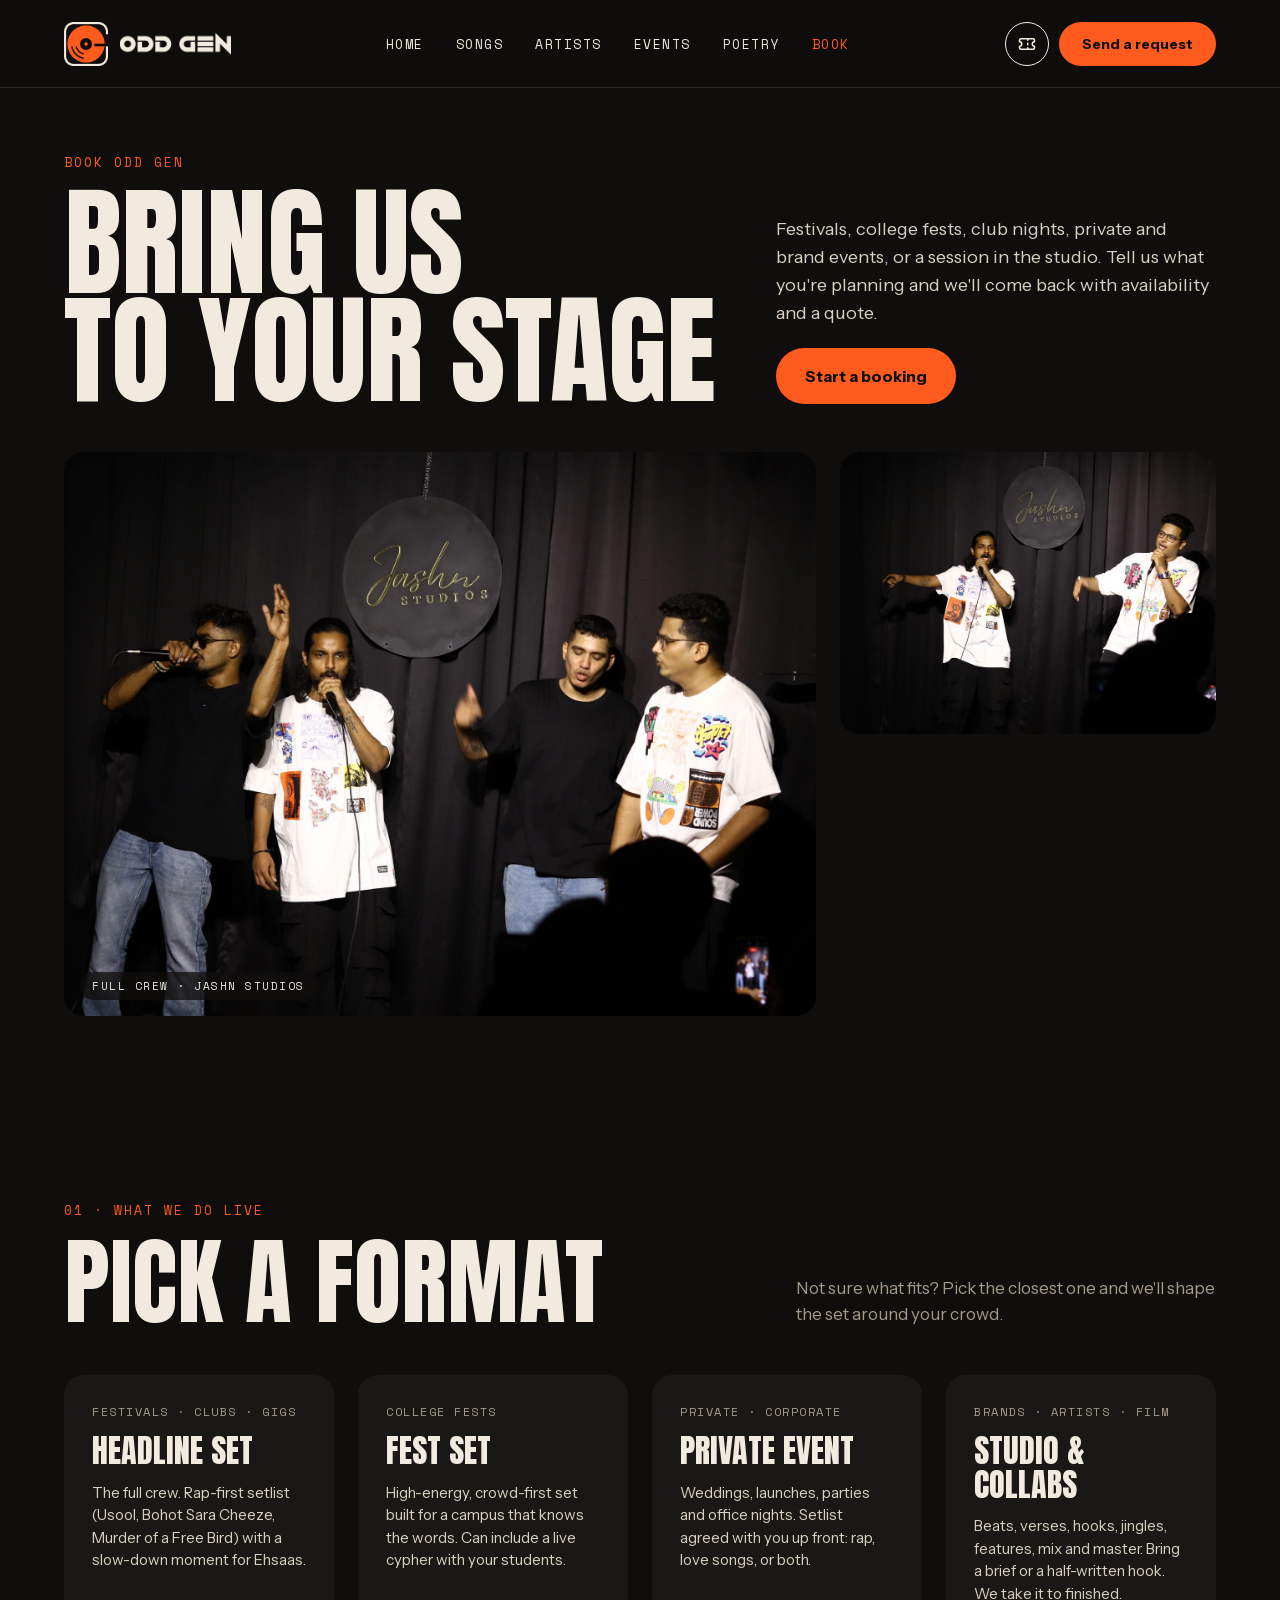
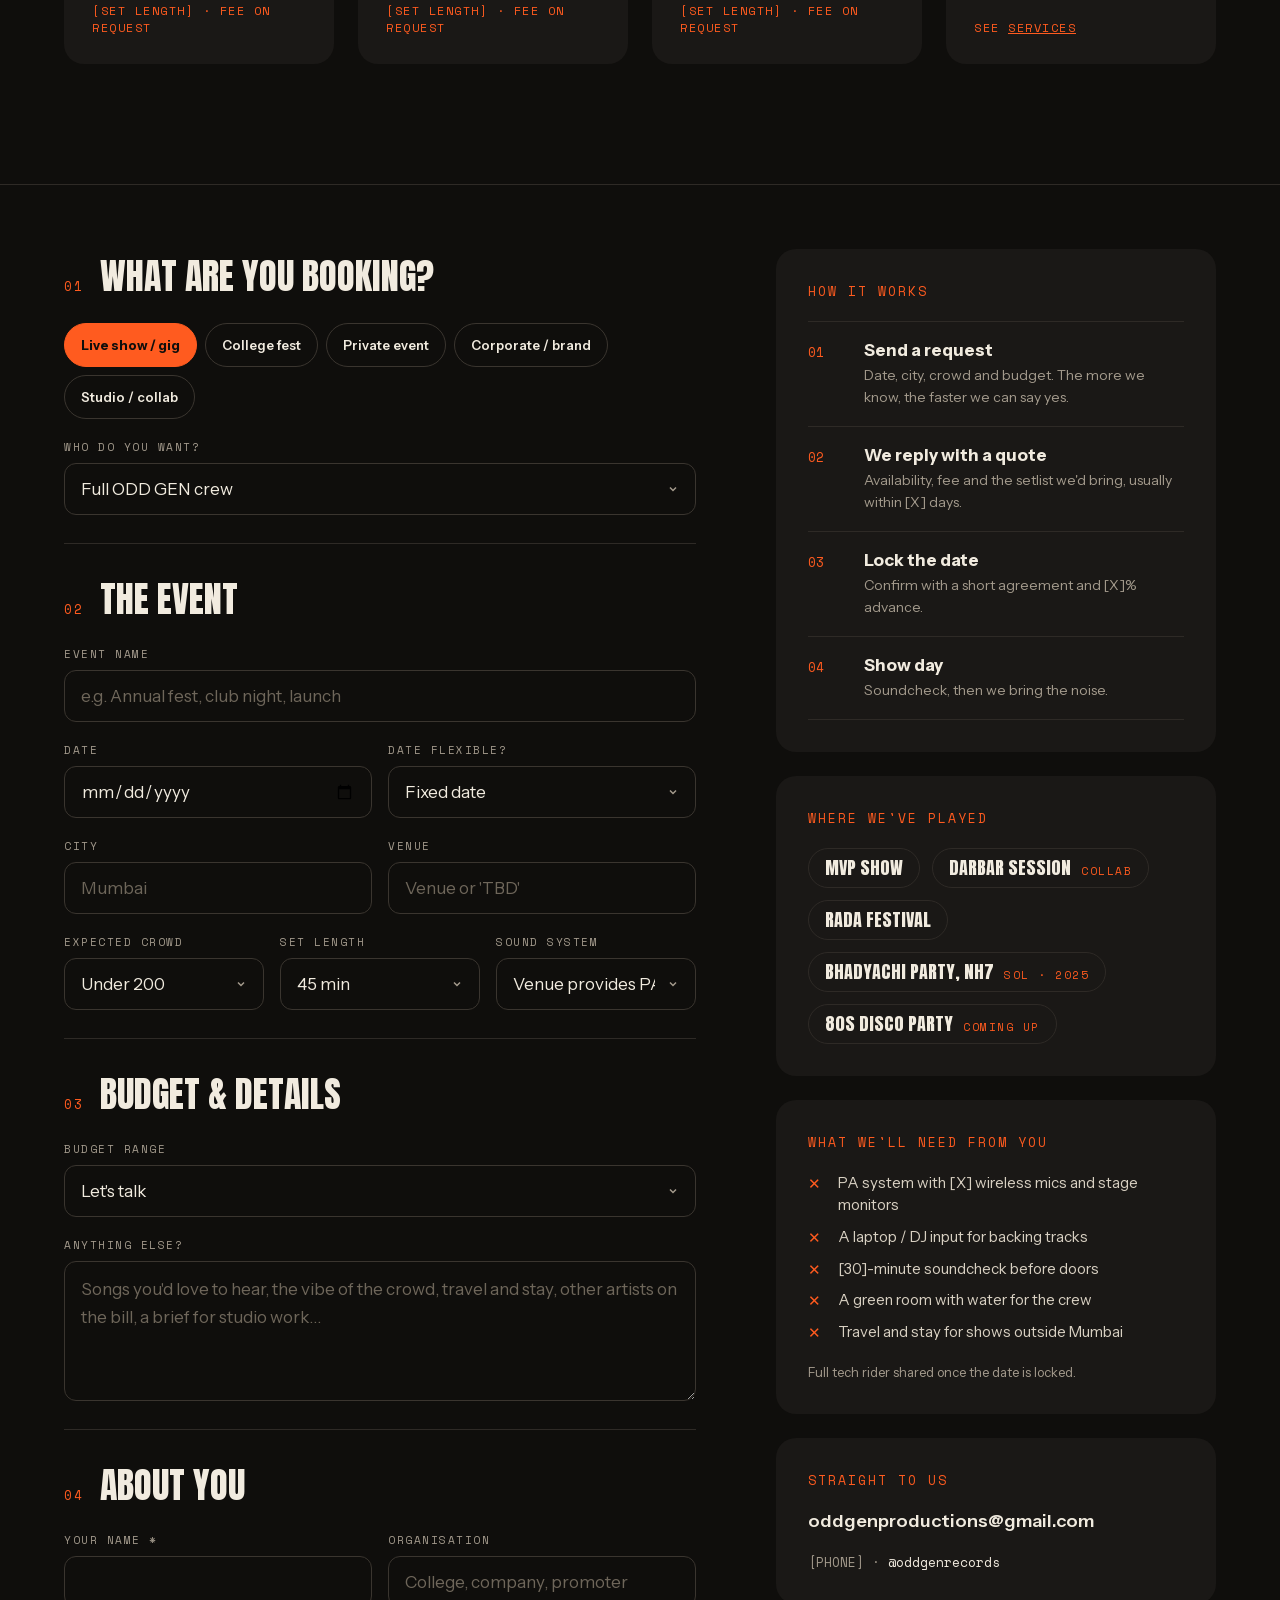
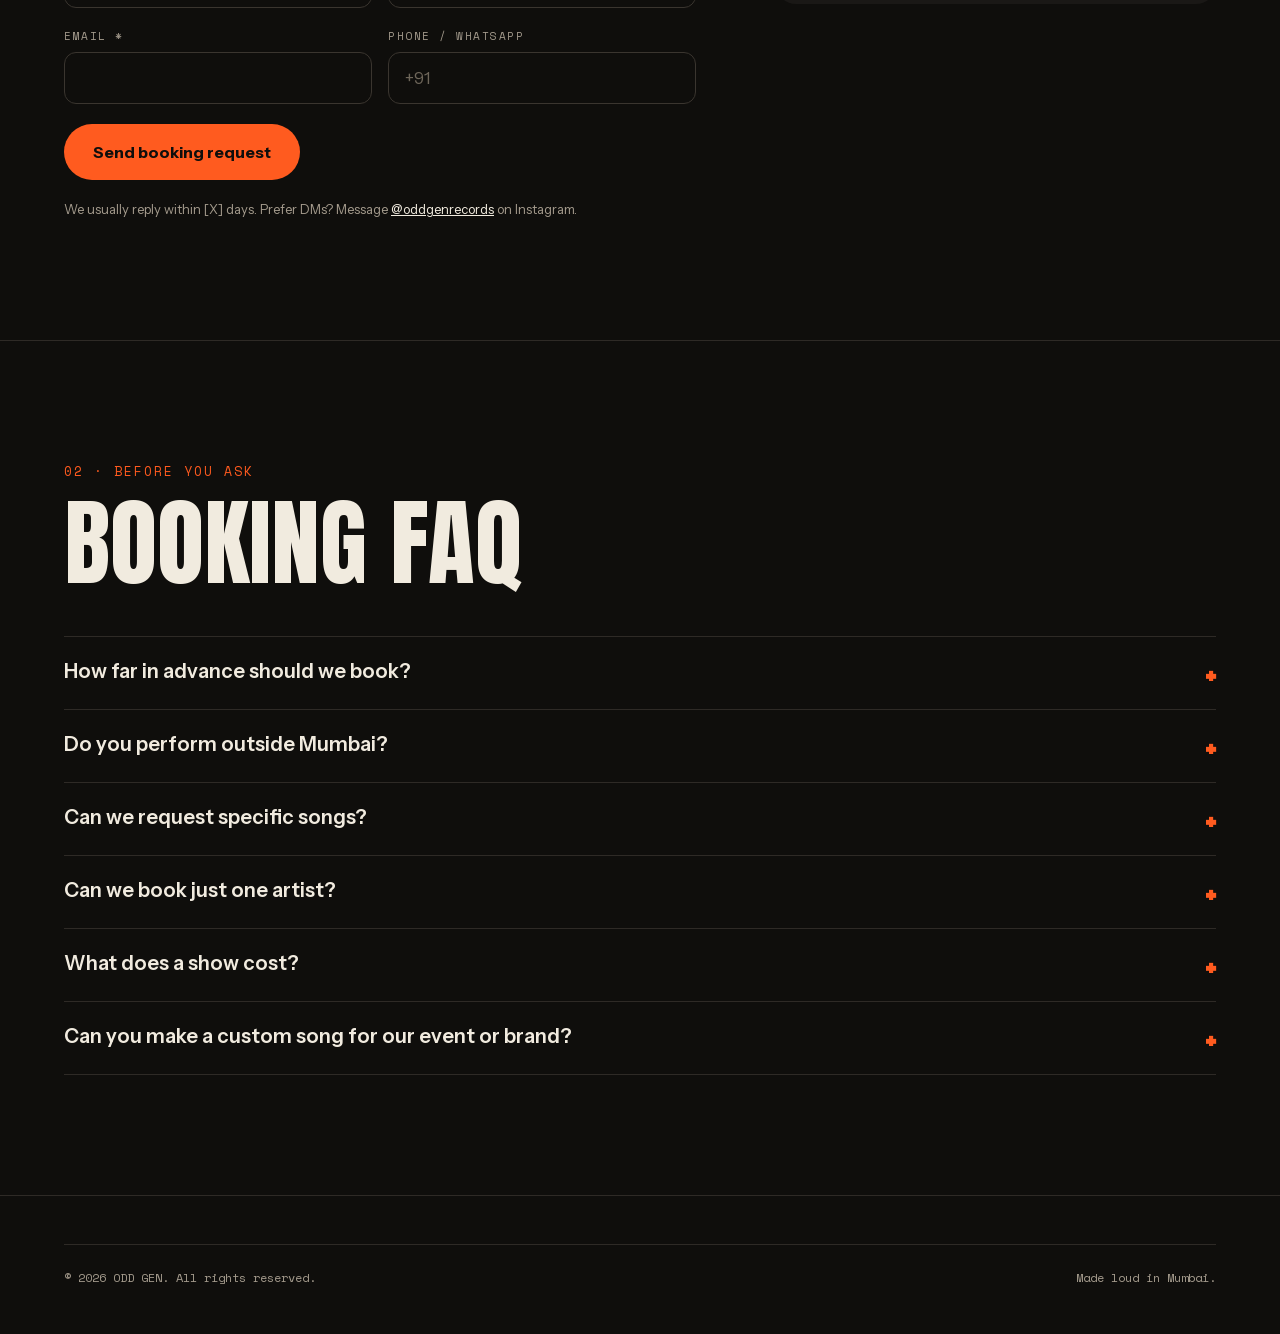
<file: book.html>
<!DOCTYPE html>
<html lang="en">
<head>
<meta charset="utf-8">
<meta name="viewport" content="width=device-width, initial-scale=1">
<title>Book ODD GEN | Shows, events &amp; studio</title>
<meta name="description" content="Book ODD GEN for live shows, college fests, private and brand events, or studio work. Send a request and we'll reply with availability and a quote.">
<meta name="theme-color" content="#0F0E0C">
<meta property="og:image" content="https://oddgen.in/assets/live-crew.jpg">
<link rel="canonical" href="https://oddgen.in/book.html">
<link rel="icon" type="image/png" href="assets/favicon.png">
<link rel="apple-touch-icon" href="assets/logo-full.png">
<link rel="stylesheet" href="styles.css?v=202610081138">
</head>
<body>

<header class="site-header">
  <a href="index.html" class="logo" aria-label="ODD GEN · home"><span class="mark" aria-hidden="true"><span class="mark-frame"></span><span class="mark-disc"></span></span><span class="wordmark" aria-hidden="true"></span></a>
  <nav class="site-nav" aria-label="Main">
    <a href="index.html">Home</a>
    <a href="index.html#songs">Songs</a>
    <a href="index.html#artists">Artists</a>
    <a href="index.html#events">Events</a>
    <a href="poetry.html">Poetry</a>
    <a href="book.html" aria-current="page">Book</a>
  </nav>
  <div class="header-actions">
    <a href="index.html#tickets" class="btn btn-ghost header-tickets" aria-label="Get tickets"><svg width="18" height="18" viewBox="0 0 24 24" fill="none" stroke="currentColor" stroke-width="2" stroke-linecap="round" stroke-linejoin="round" aria-hidden="true"><path d="M2 9a3 3 0 0 1 0 6v2a2 2 0 0 0 2 2h16a2 2 0 0 0 2-2v-2a3 3 0 0 1 0-6V7a2 2 0 0 0-2-2H4a2 2 0 0 0-2 2Z"/><path d="M13 5v2M13 17v2M13 11v2"/></svg><span>Get tickets</span></a>
    <a href="#request" class="btn btn-accent header-cta">Send a request</a>
  </div>
  <button type="button" class="menu-btn" aria-label="Open menu" aria-expanded="false" aria-controls="mobile-menu">
    <svg width="20" height="20" viewBox="0 0 24 24" fill="none" stroke="currentColor" stroke-width="2" stroke-linecap="round" aria-hidden="true"><path d="M4 7h16M4 12h16M4 17h16"/></svg>
  </button>
</header>
<nav id="mobile-menu" class="mobile-menu" aria-label="Mobile">
  <a href="index.html">Home</a>
  <a href="index.html#songs">Songs</a>
  <a href="index.html#artists">Artists</a>
  <a href="index.html#events">Events</a>
  <a href="poetry.html">Poetry</a>
  <a href="index.html#tickets">Tickets</a>
  <a href="#request" class="btn btn-accent">Send a request</a>
</nav>

<main>
<section class="page-hero" style="border-bottom:none">
  <div>
    <div class="eyebrow">Book ODD GEN</div>
    <h1>Bring us<br>to your stage</h1>
  </div>
  <div style="display:flex;flex-direction:column;gap:20px;align-items:flex-start">
    <p>Festivals, college fests, club nights, private and brand events, or a session in the studio. Tell us what you're planning and we'll come back with availability and a quote.</p>
    <a href="#request" class="btn btn-accent">Start a booking</a>
  </div>
</section>

<div class="photo-band">
  <figure class="photo"><img src="assets/live-crew.jpg" alt="The ODD GEN crew on stage at Jashn Studios"><figcaption>Full crew · Jashn Studios</figcaption></figure>
  <figure class="photo"><img src="assets/live-duo.jpg" alt="Two ODD GEN artists trading verses on stage" loading="lazy"></figure>
</div>

<!-- FORMATS -->
<section class="section">
  <div class="section-head">
    <div>
      <div class="eyebrow">01 · What we do live</div>
      <h2 class="h-xl">Pick a format</h2>
    </div>
    <p class="lede">Not sure what fits? Pick the closest one and we'll shape the set around your crowd.</p>
  </div>
  <div class="formats">
    <div class="format">
      <div class="format-meta">Festivals · clubs · gigs</div>
      <div class="format-title">Headline set</div>
      <div class="format-desc">The full crew. Rap-first setlist (Usool, Bohot Sara Cheeze, Murder of a Free Bird) with a slow-down moment for Ehsaas.</div>
      <div class="format-meta" style="color:var(--accent)">[SET LENGTH] · Fee on request</div>
    </div>
    <div class="format">
      <div class="format-meta">College fests</div>
      <div class="format-title">Fest set</div>
      <div class="format-desc">High-energy, crowd-first set built for a campus that knows the words. Can include a live cypher with your students.</div>
      <div class="format-meta" style="color:var(--accent)">[SET LENGTH] · Fee on request</div>
    </div>
    <div class="format">
      <div class="format-meta">Private · corporate</div>
      <div class="format-title">Private event</div>
      <div class="format-desc">Weddings, launches, parties and office nights. Setlist agreed with you up front: rap, love songs, or both.</div>
      <div class="format-meta" style="color:var(--accent)">[SET LENGTH] · Fee on request</div>
    </div>
    <div class="format">
      <div class="format-meta">Brands · artists · film</div>
      <div class="format-title">Studio &amp; collabs</div>
      <div class="format-desc">Beats, verses, hooks, jingles, features, mix and master. Bring a brief or a half-written hook. We take it to finished.</div>
      <div class="format-meta" style="color:var(--accent)">See <a href="index.html#services" style="color:inherit;text-decoration:underline">services</a></div>
    </div>
  </div>
</section>

<!-- FORM + ASIDE -->
<section id="request" class="book" style="border-bottom:1px solid var(--line)">
  <form class="book-form" id="book-form" novalidate>
    <div class="form-group">
      <h2><span class="mono">01</span>What are you booking?</h2>
      <div class="chips" id="type-chips" role="group" aria-label="Booking type">
        <button type="button" class="chip" data-type="show" aria-pressed="true">Live show / gig</button>
        <button type="button" class="chip" data-type="fest" aria-pressed="false">College fest</button>
        <button type="button" class="chip" data-type="private" aria-pressed="false">Private event</button>
        <button type="button" class="chip" data-type="brand" aria-pressed="false">Corporate / brand</button>
        <button type="button" class="chip" data-type="studio" aria-pressed="false">Studio / collab</button>
      </div>
      <label class="field" for="bk-artist">Who do you want?
        <select id="bk-artist" class="input">
          <option>Full ODD GEN crew</option>
          <option>Fentos</option>
          <option>KANiF</option>
          <option>SOL (production / studio)</option>
          <option>Not sure, suggest one</option>
        </select>
      </label>
    </div>

    <div class="form-group" id="event-fields">
      <h2><span class="mono">02</span>The event</h2>
      <label class="field" for="bk-event">Event name<input id="bk-event" class="input" type="text" placeholder="e.g. Annual fest, club night, launch"></label>
      <div class="row-2">
        <label class="field" for="bk-date">Date<input id="bk-date" class="input" type="date"></label>
        <label class="field" for="bk-flex">Date flexible?
          <select id="bk-flex" class="input"><option>Fixed date</option><option>Flexible by a few days</option><option>Just exploring</option></select>
        </label>
      </div>
      <div class="row-2">
        <label class="field" for="bk-city">City<input id="bk-city" class="input" type="text" placeholder="Mumbai"></label>
        <label class="field" for="bk-venue">Venue<input id="bk-venue" class="input" type="text" placeholder="Venue or 'TBD'"></label>
      </div>
      <div class="row-3">
        <label class="field" for="bk-crowd">Expected crowd
          <select id="bk-crowd" class="input"><option>Under 200</option><option>200 to 500</option><option>500 to 2,000</option><option>2,000+</option><option>Not sure yet</option></select>
        </label>
        <label class="field" for="bk-set">Set length
          <select id="bk-set" class="input"><option>20 min</option><option>30 min</option><option selected>45 min</option><option>60 min+</option></select>
        </label>
        <label class="field" for="bk-sound">Sound system
          <select id="bk-sound" class="input"><option>Venue provides PA</option><option>We need help with sound</option><option>Not sure</option></select>
        </label>
      </div>
    </div>

    <div class="form-group">
      <h2><span class="mono" id="grp-3-n">03</span>Budget &amp; details</h2>
      <label class="field" for="bk-budget">Budget range
        <select id="bk-budget" class="input">
          <option>Let's talk</option>
          <option>[BUDGET RANGE 1]</option>
          <option>[BUDGET RANGE 2]</option>
          <option>[BUDGET RANGE 3]</option>
        </select>
      </label>
      <label class="field" for="bk-notes">Anything else?
        <textarea id="bk-notes" class="input" placeholder="Songs you'd love to hear, the vibe of the crowd, travel and stay, other artists on the bill, a brief for studio work…"></textarea>
      </label>
    </div>

    <div class="form-group" style="border-bottom:none;padding-bottom:0">
      <h2><span class="mono" id="grp-4-n">04</span>About you</h2>
      <div class="row-2">
        <label class="field" for="bk-name">Your name *<input id="bk-name" class="input" type="text" autocomplete="name" required></label>
        <label class="field" for="bk-org">Organisation<input id="bk-org" class="input" type="text" autocomplete="organization" placeholder="College, company, promoter"></label>
      </div>
      <div class="row-2">
        <label class="field" for="bk-email">Email *<input id="bk-email" class="input" type="email" autocomplete="email" required></label>
        <label class="field" for="bk-phone">Phone / WhatsApp<input id="bk-phone" class="input" type="tel" autocomplete="tel" placeholder="+91"></label>
      </div>
      <p class="note" id="form-error" role="alert" style="color:var(--accent)" hidden>Add your name and a valid email so we can reply.</p>
      <input type="text" name="website" class="sr-only" tabindex="-1" autocomplete="off" aria-hidden="true">
      <button type="submit" class="btn btn-accent" style="align-self:flex-start">Send booking request</button>
      <p class="note">We usually reply within [X] days. Prefer DMs? Message <a href="https://www.instagram.com/oddgenrecords/" target="_blank" rel="noopener" style="text-decoration:underline">@oddgenrecords</a> on Instagram.</p>
      <div class="notice" id="form-done" hidden>Your email app should have opened with the request. Once you send it, we'll reply within [X] days. Nothing opened? Email us at <a href="mailto:oddgenproductions@gmail.com" style="text-decoration:underline">oddgenproductions@gmail.com</a>.</div>
    </div>
  </form>

  <aside class="book-aside">
    <div class="panel">
      <div class="eyebrow">How it works</div>
      <ol class="steps">
        <li><span class="n">01</span><div><strong>Send a request</strong><span>Date, city, crowd and budget. The more we know, the faster we can say yes.</span></div></li>
        <li><span class="n">02</span><div><strong>We reply with a quote</strong><span>Availability, fee and the setlist we'd bring, usually within [X] days.</span></div></li>
        <li><span class="n">03</span><div><strong>Lock the date</strong><span>Confirm with a short agreement and [X]% advance.</span></div></li>
        <li><span class="n">04</span><div><strong>Show day</strong><span>Soundcheck, then we bring the noise.</span></div></li>
      </ol>
    </div>
    <div class="panel">
      <div class="eyebrow">Where we've played</div>
      <ul class="played-list">
        <li>MVP Show</li>
        <li>Darbar Session <span>Collab</span></li>
        <li>Rada Festival</li>
        <li>Bhadyachi Party, NH7 <span>SOL · 2025</span></li>
        <li>80s Disco Party <span>Coming up</span></li>
      </ul>
    </div>
    <div class="panel">
      <div class="eyebrow">What we'll need from you</div>
      <ul class="checklist">
        <li>PA system with [X] wireless mics and stage monitors</li>
        <li>A laptop / DJ input for backing tracks</li>
        <li>[30]-minute soundcheck before doors</li>
        <li>A green room with water for the crew</li>
        <li>Travel and stay for shows outside Mumbai</li>
      </ul>
      <p class="note">Full tech rider shared once the date is locked.</p>
    </div>
    <div class="panel">
      <div class="eyebrow">Straight to us</div>
      <a href="mailto:oddgenproductions@gmail.com" style="font-size:18px;font-weight:600">oddgenproductions@gmail.com</a>
      <div class="contact-line">[PHONE] · <a href="https://www.instagram.com/oddgenrecords/" target="_blank" rel="noopener">@oddgenrecords</a></div>
    </div>
  </aside>
</section>

<!-- FAQ -->
<section class="section">
  <div class="section-head">
    <div>
      <div class="eyebrow">02 · Before you ask</div>
      <h2 class="h-xl">Booking FAQ</h2>
    </div>
  </div>
  <div class="faq">
    <details>
      <summary>How far in advance should we book?</summary>
      <p>At least [X] weeks for most shows. For festivals and fest season (Dec to Mar), reach out earlier. Dates go fast.</p>
    </details>
    <details>
      <summary>Do you perform outside Mumbai?</summary>
      <p>Yes. For outstation shows, travel and stay for the crew are covered by the organiser on top of the fee.</p>
    </details>
    <details>
      <summary>Can we request specific songs?</summary>
      <p>Absolutely. Tell us in the form: Usool, Bohot Sara Cheeze, Murder of a Free Bird, I Wish, or Ehsaas for a slower moment. We'll build the set around it.</p>
    </details>
    <details>
      <summary>Can we book just one artist?</summary>
      <p>Yes. Pick Fentos, KANiF or the full crew in the form. If you're not sure who fits your crowd, choose "Not sure" and we'll suggest.</p>
    </details>
    <details>
      <summary>What does a show cost?</summary>
      <p>It depends on format, city, set length and crowd size. Send the form with a budget range and we'll reply with a clear quote. No surprises.</p>
    </details>
    <details>
      <summary>Can you make a custom song for our event or brand?</summary>
      <p>Yes. Anthems, jingles and original songs are part of our studio work. Pick "Studio / collab" above, or see <a href="index.html#services" style="text-decoration:underline">services</a>.</p>
    </details>
  </div>
</section>
</main>

<footer class="site-footer" style="padding-top:48px">
  <div class="footer-bottom"><span>© 2026 ODD GEN. All rights reserved.</span><span>Made loud in Mumbai.</span></div>
</footer>

<script src="app.js?v=202610081138"></script>
<script>
const $ = (id) => document.getElementById(id);
let type = 'show';

// Studio bookings don't need the event block; renumber the groups that follow.
function setType(t) {
  type = t;
  document.querySelectorAll('#type-chips .chip').forEach((c) => c.setAttribute('aria-pressed', String(c.dataset.type === t)));
  const studio = t === 'studio';
  $('event-fields').hidden = studio;
  $('grp-3-n').textContent = studio ? '02' : '03';
  $('grp-4-n').textContent = studio ? '03' : '04';
}
$('type-chips').addEventListener('click', (e) => { const c = e.target.closest('.chip'); if (c) setType(c.dataset.type); });

const preset = new URLSearchParams(location.search).get('type');
if (preset && document.querySelector(`#type-chips [data-type="${preset}"]`)) setType(preset);

$('book-form').addEventListener('submit', (e) => {
  e.preventDefault();
  const name = $('bk-name').value.trim();
  const email = $('bk-email');
  if (!name || !email.value.trim() || !email.checkValidity()) {
    $('form-error').hidden = false;
    (name ? email : $('bk-name')).focus();
    return;
  }
  $('form-error').hidden = true;

  const label = document.querySelector('#type-chips [aria-pressed="true"]').textContent;
  const v = (id) => $(id).value.trim();
  const data = { 'Booking type': label, 'Artist': v('bk-artist') };
  if (type !== 'studio') {
    Object.assign(data, {
      'Event': v('bk-event'),
      'Date': v('bk-date'),
      'Date flexible': v('bk-flex'),
      'City': v('bk-city'),
      'Venue': v('bk-venue'),
      'Crowd': v('bk-crowd'),
      'Set length': v('bk-set'),
      'Sound': v('bk-sound'),
    });
  }
  Object.assign(data, {
    'Budget': v('bk-budget'),
    'Notes': v('bk-notes'),
    'Name': name,
    'Organisation': v('bk-org'),
    'Email': email.value.trim(),
    'Phone': v('bk-phone'),
  });

  const btn = $('book-form').querySelector('button[type="submit"]');
  btn.disabled = true;
  btn.textContent = 'Sending…';
  sendForm('booking', Object.assign({ website: $('book-form').elements.website.value }, data)).then((saved) => {
    btn.disabled = false;
    btn.textContent = 'Send booking request';
    if (saved) {
      $('form-done').textContent = `Thanks, ${name.split(' ')[0]}! Your request is in. We'll reply to ${data['Email']} within [X] days.`;
      $('book-form').reset();
      setType('show');
    } else {
      mailForm(`Booking request · ${label}${data['City'] ? ' · ' + data['City'] : ''}`, data);
    }
    $('form-done').hidden = false;
  });
});
</script>
</body>
</html>
</file>
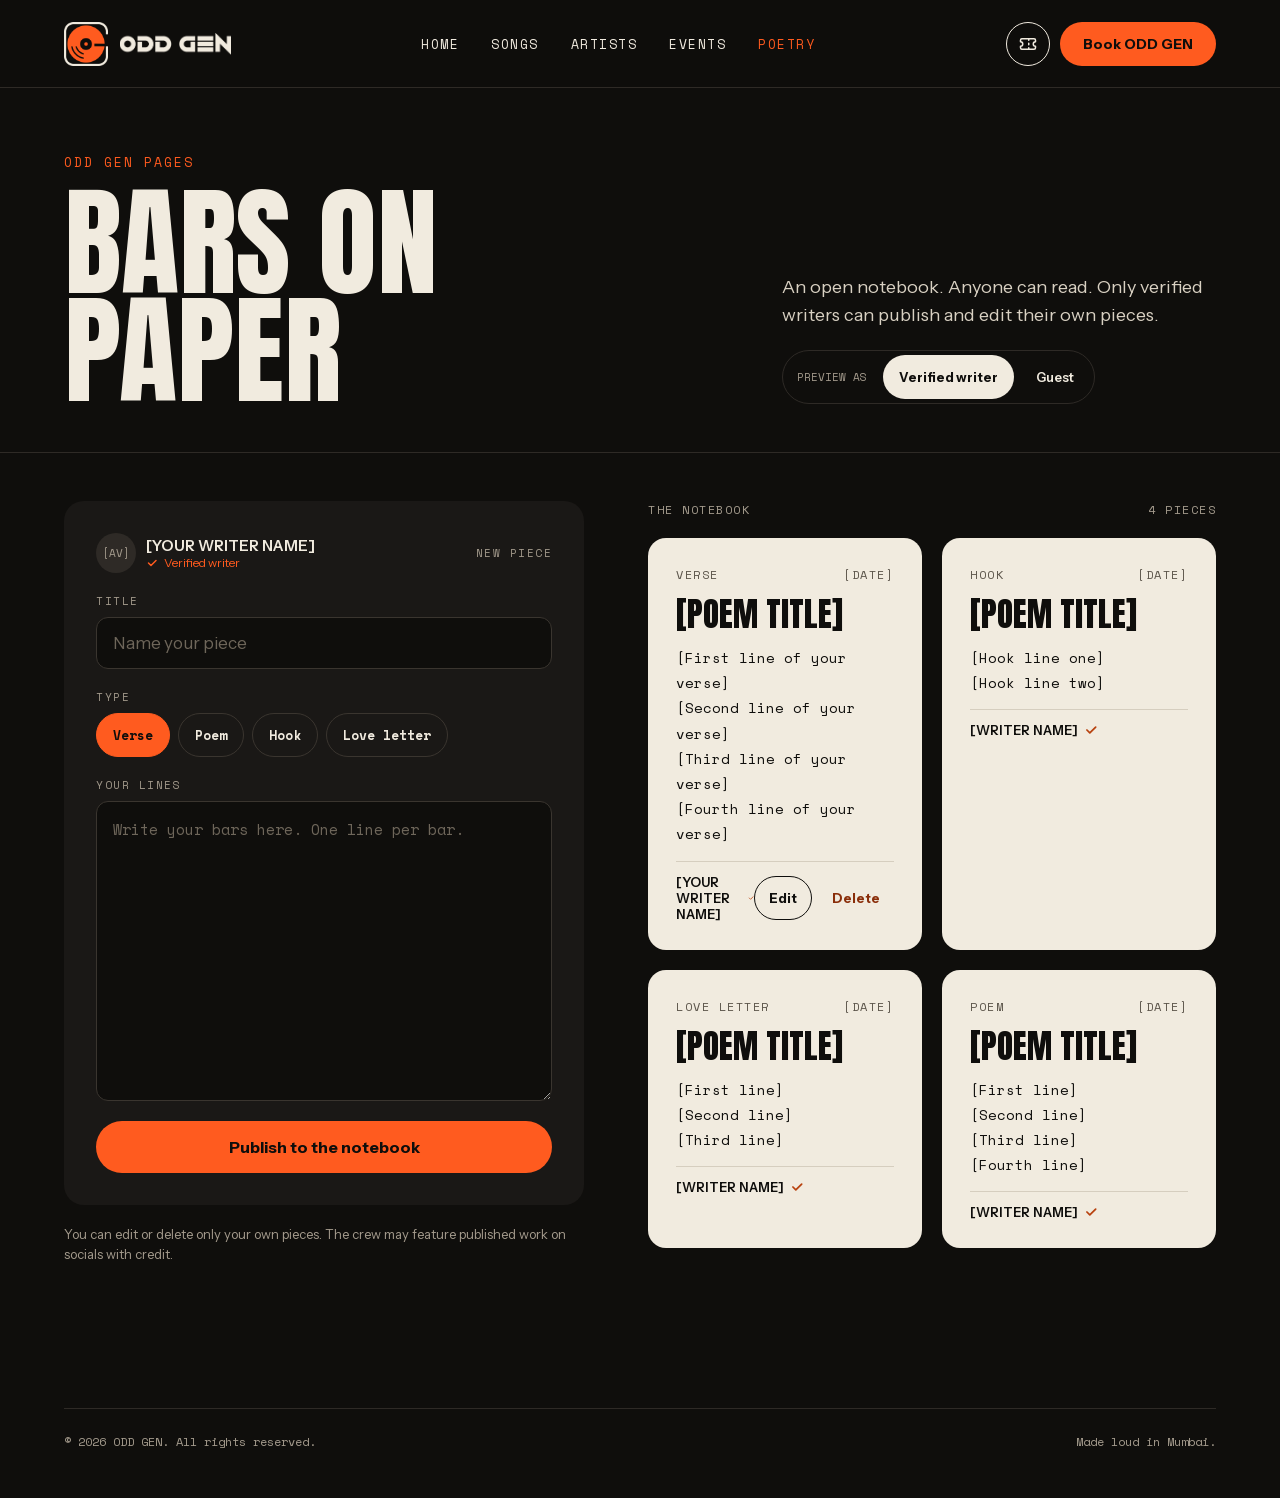
<file: poetry.html>
<!DOCTYPE html>
<html lang="en">
<head>
<meta charset="utf-8">
<meta name="viewport" content="width=device-width, initial-scale=1">
<title>Bars on Paper | ODD GEN Pages</title>
<meta name="description" content="An open notebook for verified writers. Verses, poems and hooks from the ODD GEN crew and friends.">
<meta name="theme-color" content="#0F0E0C">
<meta property="og:image" content="https://oddgen.in/assets/live-crew.jpg">
<link rel="canonical" href="https://oddgen.in/poetry.html">
<link rel="icon" type="image/png" href="assets/favicon.png">
<link rel="apple-touch-icon" href="assets/logo-full.png">
<link rel="stylesheet" href="styles.css?v=202610081138">
</head>
<body>

<header class="site-header">
  <a href="index.html" class="logo" aria-label="ODD GEN · home"><span class="mark" aria-hidden="true"><span class="mark-frame"></span><span class="mark-disc"></span></span><span class="wordmark" aria-hidden="true"></span></a>
  <nav class="site-nav" aria-label="Main">
    <a href="index.html">Home</a>
    <a href="index.html#songs">Songs</a>
    <a href="index.html#artists">Artists</a>
    <a href="index.html#events">Events</a>
    <a href="poetry.html" aria-current="page">Poetry</a>
  </nav>
  <div class="header-actions">
    <a href="index.html#tickets" class="btn btn-ghost header-tickets" aria-label="Get tickets"><svg width="18" height="18" viewBox="0 0 24 24" fill="none" stroke="currentColor" stroke-width="2" stroke-linecap="round" stroke-linejoin="round" aria-hidden="true"><path d="M2 9a3 3 0 0 1 0 6v2a2 2 0 0 0 2 2h16a2 2 0 0 0 2-2v-2a3 3 0 0 1 0-6V7a2 2 0 0 0-2-2H4a2 2 0 0 0-2 2Z"/><path d="M13 5v2M13 17v2M13 11v2"/></svg><span>Get tickets</span></a>
    <a href="book.html" class="btn btn-accent header-cta">Book ODD GEN</a>
  </div>
  <button type="button" class="menu-btn" aria-label="Open menu" aria-expanded="false" aria-controls="mobile-menu">
    <svg width="20" height="20" viewBox="0 0 24 24" fill="none" stroke="currentColor" stroke-width="2" stroke-linecap="round" aria-hidden="true"><path d="M4 7h16M4 12h16M4 17h16"/></svg>
  </button>
</header>
<nav id="mobile-menu" class="mobile-menu" aria-label="Mobile">
  <a href="index.html">Home</a>
  <a href="index.html#songs">Songs</a>
  <a href="index.html#artists">Artists</a>
  <a href="index.html#events">Events</a>
  <a href="poetry.html">Poetry</a>
  <a href="index.html#tickets">Tickets</a>
  <a href="book.html" class="btn btn-accent">Book ODD GEN</a>
</nav>

<main>
<section class="page-hero">
  <div>
    <div class="eyebrow">ODD GEN Pages</div>
    <h1>Bars on paper</h1>
  </div>
  <div style="display:flex;flex-direction:column;gap:20px;align-items:flex-start">
    <p>An open notebook. Anyone can read. Only verified writers can publish and edit their own pieces.</p>
    <!-- Preview switch from the design. Remove once real writer sign-in exists. -->
    <div class="preview-toggle" role="group" aria-label="Preview as">
      <span>Preview as</span>
      <button type="button" data-mode="writer" aria-pressed="true">Verified writer</button>
      <button type="button" data-mode="guest" aria-pressed="false">Guest</button>
    </div>
  </div>
</section>

<section class="notebook">
  <!-- LEFT: editor (writer) or apply (guest) -->
  <div>
    <div id="editor">
      <form class="panel" id="piece-form">
        <div style="display:flex;justify-content:space-between;align-items:center">
          <div class="writer">
            <div class="avatar">[AV]</div>
            <div><div style="font-size:15px;font-weight:600">[YOUR WRITER NAME]</div><div class="verified"><svg width="12" height="12" viewBox="0 0 24 24" fill="none" stroke="currentColor" stroke-width="3" stroke-linecap="round" stroke-linejoin="round" aria-hidden="true"><path d="M5 12l5 5L20 7"/></svg>Verified writer</div></div>
          </div>
          <span id="mode-label" class="mono" style="font-size:11px;text-transform:uppercase;letter-spacing:1.5px;color:var(--muted)">New piece</span>
        </div>
        <label class="field" for="pt-title">Title
          <input id="pt-title" class="input" type="text" placeholder="Name your piece" required>
        </label>
        <div class="field">Type
          <div class="chips" id="kinds">
            <button type="button" class="chip" aria-pressed="true">Verse</button>
            <button type="button" class="chip" aria-pressed="false">Poem</button>
            <button type="button" class="chip" aria-pressed="false">Hook</button>
            <button type="button" class="chip" aria-pressed="false">Love letter</button>
          </div>
        </div>
        <label class="field" for="pt-body">Your lines
          <textarea id="pt-body" class="input" style="min-height:300px;font-family:var(--mono);font-size:15px;line-height:1.8" placeholder="Write your bars here. One line per bar." required></textarea>
        </label>
        <div style="display:flex;gap:12px">
          <button type="submit" class="btn btn-accent" id="publish-btn" style="flex-grow:1;height:52px">Publish to the notebook</button>
          <button type="button" class="btn btn-ghost" id="cancel-btn" style="height:52px;border-color:var(--field-line);display:none">Cancel</button>
        </div>
      </form>
      <p class="note" style="margin-top:20px">You can edit or delete only your own pieces. The crew may feature published work on socials with credit.</p>
    </div>

    <div id="apply" class="panel" hidden>
      <div class="icon-btn" style="background:var(--line);color:var(--accent);cursor:default"><svg width="22" height="22" viewBox="0 0 24 24" fill="none" stroke="currentColor" stroke-width="2" stroke-linecap="round" stroke-linejoin="round" aria-hidden="true"><path d="M12 20h9"/><path d="M16.5 3.5a2.1 2.1 0 013 3L7 19l-4 1 1-4z"/></svg></div>
      <h2 style="margin:0;font-family:var(--display);font-weight:400;font-size:44px;line-height:1;text-transform:uppercase">Want to write here?</h2>
      <p style="margin:0;font-size:16px;line-height:1.55;color:var(--soft)">Publishing is for verified writers. Send us a sample and the crew will review it.</p>
      <form id="apply-form" style="display:flex;flex-direction:column;gap:14px">
        <label class="field" for="ap-name">Pen name<input id="ap-name" class="input" type="text" required></label>
        <label class="field" for="ap-email">Email<input id="ap-email" class="input" type="email" required></label>
        <label class="field" for="ap-link">Link to your writing (Instagram, SoundCloud, doc)<input id="ap-link" class="input" type="url" placeholder="https://"></label>
        <button type="submit" class="btn btn-accent" style="height:52px;margin-top:6px">Apply for verification</button>
      </form>
      <div class="notice" id="apply-done" hidden>Almost there: send the email that just opened and we'll get back to you within [X] days.</div>
    </div>
  </div>

  <!-- RIGHT: feed -->
  <div>
    <div class="feed-head"><span>The notebook</span><span id="count">0 pieces</span></div>
    <div class="feed" id="feed"></div>
  </div>
</section>
</main>

<footer class="site-footer" style="padding-top:48px">
  <div class="footer-bottom"><span>© 2026 ODD GEN. All rights reserved.</span><span>Made loud in Mumbai.</span></div>
</footer>

<script src="app.js?v=202610081138"></script>
<script>
// Notebook state lives in this browser only (localStorage) until there's a backend.
const STORE = 'oddgen-notebook';
const ME = '[YOUR WRITER NAME]';
const seed = [
  { id: 1, title: '[POEM TITLE]', kind: 'Verse', author: ME, date: '[DATE]', mine: true, body: '[First line of your verse]\n[Second line of your verse]\n[Third line of your verse]\n[Fourth line of your verse]' },
  { id: 2, title: '[POEM TITLE]', kind: 'Hook', author: '[WRITER NAME]', date: '[DATE]', mine: false, body: '[Hook line one]\n[Hook line two]' },
  { id: 3, title: '[POEM TITLE]', kind: 'Love letter', author: '[WRITER NAME]', date: '[DATE]', mine: false, body: '[First line]\n[Second line]\n[Third line]' },
  { id: 4, title: '[POEM TITLE]', kind: 'Poem', author: '[WRITER NAME]', date: '[DATE]', mine: false, body: '[First line]\n[Second line]\n[Third line]\n[Fourth line]' }
];
let pieces = seed;
try { pieces = JSON.parse(localStorage.getItem(STORE)) || seed; } catch (e) {}
const save = () => { try { localStorage.setItem(STORE, JSON.stringify(pieces)); } catch (e) {} };

let verified = true;
let editingId = null;
let kind = 'Verse';

const $ = (id) => document.getElementById(id);
const esc = (s) => s.replace(/[&<>"']/g, (c) => ({ '&': '&amp;', '<': '&lt;', '>': '&gt;', '"': '&quot;', "'": '&#39;' }[c]));

function setKind(k) {
  kind = k;
  document.querySelectorAll('#kinds .chip').forEach((c) => c.setAttribute('aria-pressed', String(c.textContent === k)));
}

function render() {
  $('editor').hidden = !verified;
  $('apply').hidden = verified;
  document.querySelectorAll('.preview-toggle button').forEach((b) =>
    b.setAttribute('aria-pressed', String((b.dataset.mode === 'writer') === verified)));
  $('mode-label').textContent = editingId !== null ? 'Editing' : 'New piece';
  $('mode-label').style.color = editingId !== null ? 'var(--pink)' : 'var(--muted)';
  $('publish-btn').textContent = editingId !== null ? 'Save changes' : 'Publish to the notebook';
  $('cancel-btn').style.display = editingId !== null ? '' : 'none';
  $('count').textContent = pieces.length + (pieces.length === 1 ? ' piece' : ' pieces');
  $('feed').innerHTML = pieces.map((p) => `
    <article class="piece">
      <div class="paper-meta"><span>${esc(p.kind)}</span><span>${esc(p.date)}</span></div>
      <h3>${esc(p.title)}</h3>
      <p class="piece-body">${esc(p.body)}</p>
      <div class="piece-foot">
        <div class="piece-author">${esc(p.author)}<svg width="14" height="14" viewBox="0 0 24 24" fill="none" stroke="#B8420F" stroke-width="3" stroke-linecap="round" stroke-linejoin="round" aria-label="Verified"><path d="M5 12l5 5L20 7"/></svg></div>
        ${verified && p.mine ? `<div style="display:flex;gap:6px"><button type="button" class="piece-edit" data-edit="${p.id}">Edit</button><button type="button" class="piece-del" data-del="${p.id}">Delete</button></div>` : ''}
      </div>
    </article>`).join('');
}

function resetDraft() {
  editingId = null;
  $('pt-title').value = '';
  $('pt-body').value = '';
  setKind('Verse');
}

$('kinds').addEventListener('click', (e) => { if (e.target.matches('.chip')) setKind(e.target.textContent); });

$('piece-form').addEventListener('submit', (e) => {
  e.preventDefault();
  const title = $('pt-title').value.trim();
  const body = $('pt-body').value.trim();
  if (!title || !body) return;
  if (editingId !== null) {
    pieces = pieces.map((p) => p.id === editingId ? Object.assign({}, p, { title, body, kind, date: 'Edited just now' }) : p);
  } else {
    const id = Math.max(0, ...pieces.map((p) => p.id)) + 1;
    pieces = [{ id, title, body, kind, author: ME, date: 'Just now', mine: true }].concat(pieces);
  }
  save();
  resetDraft();
  render();
});

$('cancel-btn').addEventListener('click', () => { resetDraft(); render(); });

$('feed').addEventListener('click', (e) => {
  const edit = e.target.closest('[data-edit]');
  const del = e.target.closest('[data-del]');
  if (edit) {
    const p = pieces.find((x) => x.id === Number(edit.dataset.edit));
    editingId = p.id;
    $('pt-title').value = p.title;
    $('pt-body').value = p.body;
    setKind(p.kind);
    render();
    $('pt-title').focus();
  } else if (del) {
    const id = Number(del.dataset.del);
    pieces = pieces.filter((x) => x.id !== id);
    if (editingId === id) resetDraft();
    save();
    render();
  }
});

document.querySelectorAll('.preview-toggle button').forEach((b) => b.addEventListener('click', () => {
  verified = b.dataset.mode === 'writer';
  if (!verified) resetDraft();
  render();
}));

$('apply-form').addEventListener('submit', (e) => {
  e.preventDefault();
  const data = { 'Pen name': $('ap-name').value.trim(), 'Email': $('ap-email').value.trim(), 'Writing link': $('ap-link').value.trim() };
  sendForm('writer', data).then((saved) => {
    if (saved) $('apply-done').textContent = `Application received, ${data['Pen name']}. We'll get back to you at ${data['Email']} within [X] days.`;
    else mailForm('ODD GEN Pages · writer application', data);
    $('apply-form').hidden = true;
    $('apply-done').hidden = false;
  });
});

if (location.hash === '#apply') verified = false;
render();
</script>
</body>
</html>
</file>
<file: styles.css>
/* ODD GEN: shared styles. Tokens come straight from the design file. */
/* Fonts are self-hosted: an external font stylesheet blocks the whole page from rendering if it stalls. */
@font-face { font-family: 'Anton'; font-weight: 400; font-display: swap; src: url(assets/fonts/anton-latin.woff2) format('woff2'); }
@font-face { font-family: 'Instrument Sans'; font-weight: 400 700; font-display: swap; src: url(assets/fonts/instrument-sans-latin.woff2) format('woff2'); }
@font-face { font-family: 'Space Mono'; font-weight: 400; font-display: swap; src: url(assets/fonts/space-mono-400-latin.woff2) format('woff2'); }
@font-face { font-family: 'Space Mono'; font-weight: 700; font-display: swap; src: url(assets/fonts/space-mono-700-latin.woff2) format('woff2'); }

:root {
  --bg: #0F0E0C;
  --bg-vault: #16140F;
  --card: #1A1816;
  --line: #2E2A26;
  --field-line: #3A352F;
  --fg: #F1EBDF;
  --soft: #D8D0C2;
  --muted: #A39A8C;
  --accent: #FF5B1F;
  --pink: #F29CB6;
  --paper-ink: #5C554B;
  --display: Anton, Impact, sans-serif;
  --mono: 'Space Mono', ui-monospace, monospace;
  --sans: 'Instrument Sans', system-ui, sans-serif;
  --gutter: 64px;
  --section-y: 120px;
}

* { box-sizing: border-box; }
html { scroll-behavior: smooth; scroll-padding-top: 88px; }
body { margin: 0; background: var(--bg); color: var(--fg); font-family: var(--sans); -webkit-font-smoothing: antialiased; overflow-x: hidden; }
a { color: var(--fg); text-decoration: none; }
a:hover { color: var(--accent); }
img { display: block; max-width: 100%; }
button { font-family: inherit; }
:focus-visible { outline: 2px solid var(--accent); outline-offset: 3px; }
[hidden] { display: none !important; }
.sr-only { position: absolute; width: 1px; height: 1px; overflow: hidden; clip: rect(0 0 0 0); white-space: nowrap; }

/* ---------- type ---------- */
.eyebrow { font-family: var(--mono); font-size: 13px; letter-spacing: 2px; text-transform: uppercase; color: var(--accent); }
.mono { font-family: var(--mono); }
.h-xl { margin: 0; font-family: var(--display); font-weight: 400; font-size: 96px; line-height: 0.95; text-transform: uppercase; }
.lede { margin: 0; max-width: 420px; font-size: 17px; line-height: 1.5; color: var(--muted); }
.accent { color: var(--accent); }

/* ---------- logo (real ODD GEN mark, recoloured through CSS masks) ---------- */
.logo { display: inline-flex; align-items: center; gap: 12px; }
.mark { position: relative; display: block; width: 44px; height: 44px; flex-shrink: 0; }
.mark > span { position: absolute; inset: 0; -webkit-mask-position: center; mask-position: center; -webkit-mask-size: contain; mask-size: contain; -webkit-mask-repeat: no-repeat; mask-repeat: no-repeat; }
.mark-frame { background: var(--fg); -webkit-mask-image: url(assets/logo-frame.png); mask-image: url(assets/logo-frame.png); }
.mark-disc { background: var(--accent); -webkit-mask-image: url(assets/logo-disc.png); mask-image: url(assets/logo-disc.png); }
.wordmark { display: block; height: 22px; aspect-ratio: 1005 / 200; background: var(--fg); -webkit-mask: url(assets/logo-wordmark.png) center / contain no-repeat; mask: url(assets/logo-wordmark.png) center / contain no-repeat; }
.logo:hover .mark-disc { animation: spin 1.2s cubic-bezier(.2, .7, .2, 1); }
@keyframes spin { from { transform: rotate(-360deg); } }

/* ---------- intro: record drops, spins down and locks into the G, wordmark wipes in, curtain lifts ---------- */
.intro { display: none; }
html.intro-on body { overflow: hidden; }
html.intro-on .intro { position: fixed; inset: 0; z-index: 200; display: flex; align-items: center; justify-content: center; background: var(--bg); cursor: pointer; animation: intro-lift .7s cubic-bezier(.76, 0, .24, 1) 2.1s forwards; }
.intro-logo { display: flex; flex-direction: column; align-items: center; gap: 28px; }
.intro .mark { width: min(40vw, 200px); height: min(40vw, 200px); }
.intro .mark-frame { animation: intro-frame .6s cubic-bezier(.2, .8, .2, 1) both; }
.intro .mark-disc { animation: intro-disc 1.6s cubic-bezier(.15, .65, .25, 1) .15s both; }
.intro .wordmark { height: min(9vw, 44px); clip-path: inset(0 100% 0 0); animation: intro-wipe .5s cubic-bezier(.6, 0, .2, 1) 1.15s forwards; }
.intro-bar { width: 0; height: 4px; background: var(--accent); animation: intro-bar .5s ease-out 1.4s forwards; }
@keyframes intro-frame { from { opacity: 0; transform: scale(.6); } }
@keyframes intro-disc { from { opacity: 0; transform: scale(.4) rotate(-1080deg); } 30% { opacity: 1; } }
@keyframes intro-wipe { to { clip-path: inset(0 0 0 0); } }
@keyframes intro-bar { to { width: min(60vw, 280px); } }
@keyframes intro-lift { to { transform: translateY(-100%); } }
html.intro-hero .hero h1, html.intro-hero .hero-meta, html.intro-hero .hero-photo, html.intro-hero .hero-foot { animation: hero-rise .8s cubic-bezier(.2, .8, .2, 1) 2.35s both; }
html.intro-hero .hero-photo { animation-delay: 2.45s; }
html.intro-hero .hero-foot { animation-delay: 2.55s; }
@keyframes hero-rise { from { opacity: 0; transform: translateY(48px); } }

/* ---------- photos ---------- */
.photo { position: relative; margin: 0; border-radius: 20px; overflow: hidden; background: var(--card); }
.photo img { width: 100%; height: 100%; object-fit: cover; }
.photo figcaption { position: absolute; left: 16px; bottom: 16px; padding: 6px 12px; border-radius: 999px; background: rgba(15, 14, 12, .75); font-family: var(--mono); font-size: 11px; text-transform: uppercase; letter-spacing: 1.5px; color: var(--fg); }
.photo-band { display: grid; grid-template-columns: 2fr 1fr; gap: 24px; padding: 0 var(--gutter) 64px; }
.photo-band .photo { aspect-ratio: 4 / 3; }
.photo-band .photo:first-child { aspect-ratio: auto; }

/* ---------- buttons ---------- */
.btn { height: 56px; padding: 0 28px; display: inline-flex; align-items: center; justify-content: center; gap: 10px; border-radius: 999px; font-weight: 700; font-size: 16px; border: 1.5px solid transparent; cursor: pointer; white-space: nowrap; }
.btn-accent { background: var(--accent); color: var(--bg); }
.btn-accent:hover { color: var(--bg); filter: brightness(1.08); }
.btn-ghost { border-color: var(--fg); color: var(--fg); font-weight: 600; background: transparent; }
.btn-ghost:hover { background: var(--fg); color: var(--bg); }
.pill { height: 44px; padding: 0 18px; display: inline-flex; align-items: center; gap: 8px; border: 1px solid var(--line); border-radius: 999px; font-size: 14px; font-weight: 600; background: transparent; color: var(--fg); cursor: pointer; }
.pill-solid { background: var(--card); border-color: var(--card); font-size: 13px; padding: 0 16px; }
.icon-btn { width: 48px; height: 48px; flex-shrink: 0; border-radius: 999px; display: inline-flex; align-items: center; justify-content: center; border: none; cursor: pointer; }

/* ---------- header ---------- */
.site-header { position: sticky; top: 0; z-index: 50; height: 88px; padding: 0 var(--gutter); display: flex; align-items: center; justify-content: space-between; gap: 24px; border-bottom: 1px solid var(--line); background: rgba(15, 14, 12, 0.92); backdrop-filter: blur(10px); }
.site-nav { display: flex; gap: 32px; font-family: var(--mono); font-size: 13px; text-transform: uppercase; letter-spacing: 1.5px; }
.site-nav a[aria-current="page"] { color: var(--accent); }
.header-actions { display: flex; align-items: center; gap: 10px; }
.header-cta { height: 44px; padding: 0 22px; font-size: 14px; }
.header-tickets { height: 44px; padding: 0 18px; gap: 8px; font-size: 14px; border-width: 1px; }
.menu-btn { display: none; width: 44px; height: 44px; border-radius: 999px; border: 1px solid var(--line); background: transparent; color: var(--fg); align-items: center; justify-content: center; cursor: pointer; }
.mobile-menu { display: none; }

/* ---------- sections ---------- */
.section { padding: var(--section-y) var(--gutter); border-bottom: 1px solid var(--line); }
.section-head { display: flex; justify-content: space-between; align-items: flex-end; gap: 32px; margin-bottom: 48px; }
.section-head > div:not(.platforms) { display: flex; flex-direction: column; gap: 16px; }

/* hero */
.hero { min-height: 760px; padding: 56px var(--gutter) 48px; display: flex; flex-direction: column; justify-content: space-between; gap: 32px; }
.hero-meta { display: flex; justify-content: space-between; font-family: var(--mono); font-size: 13px; letter-spacing: 1.5px; text-transform: uppercase; color: var(--muted); }
.hero h1 { margin: 0; font-family: var(--display); font-weight: 400; font-size: clamp(150px, 23vw, 330px); line-height: 0.86; letter-spacing: -4px; text-transform: uppercase; }
.hero-main { display: grid; grid-template-columns: auto minmax(0, 1fr); gap: 56px; align-items: stretch; }
.hero-photo { position: relative; margin: 0; min-height: 360px; border-radius: 24px; overflow: hidden; background: var(--card); }
.hero-photo > img { position: absolute; inset: 0; width: 100%; height: 100%; object-fit: cover; object-position: center 35%; }
.now-playing { position: absolute; left: 20px; bottom: 20px; display: flex; align-items: center; gap: 14px; padding: 10px 10px 10px 10px; border: none; border-radius: 999px; background: rgba(15, 14, 12, .82); backdrop-filter: blur(8px); color: var(--fg); text-align: left; cursor: pointer; }
.now-playing > img { width: 52px; height: 52px; border-radius: 50%; object-fit: cover; animation: spin-slow 8s linear infinite; }
.now-playing > span:nth-child(2) { display: flex; flex-direction: column; gap: 2px; padding-right: 8px; }
.np-label { font-family: var(--mono); font-size: 11px; text-transform: uppercase; letter-spacing: 1.5px; color: var(--accent); }
.np-title { font-size: 17px; font-weight: 600; }
.np-play { width: 44px; height: 44px; background: var(--accent); color: var(--bg); }
.now-playing:hover .np-play { filter: brightness(1.08); }
@keyframes spin-slow { to { transform: rotate(360deg); } }
.hero-foot { display: flex; justify-content: space-between; align-items: flex-end; gap: 48px; }
.hero-foot p { margin: 0; max-width: 560px; font-size: 24px; line-height: 1.4; }
.hero-actions { display: flex; gap: 12px; }

/* ticker */
.ticker { height: 64px; background: var(--accent); color: var(--bg); overflow: hidden; display: flex; align-items: center; font-family: var(--display); font-size: 28px; text-transform: uppercase; white-space: nowrap; }
.ticker-track { display: flex; gap: 40px; padding-right: 40px; animation: ticker 30s linear infinite; }
@keyframes ticker { to { transform: translateX(-50%); } }
@media (prefers-reduced-motion: reduce) { .ticker-track, .now-playing > img { animation: none; } html { scroll-behavior: auto; } }

/* about */
.about { display: grid; grid-template-columns: repeat(2, minmax(0, 1fr)); gap: 56px 80px; }
.about-photo { grid-column: 1 / -1; aspect-ratio: 21 / 8; }
.about-photo img { object-position: center 28%; }
.about h2 { margin: 0; font-family: var(--display); font-weight: 400; font-size: 76px; line-height: 1; text-transform: uppercase; }
.about-copy { display: flex; flex-direction: column; gap: 24px; padding-top: 44px; font-size: 19px; line-height: 1.6; color: var(--soft); }
.about-copy p { margin: 0; }

/* songs */
.platforms { display: flex; gap: 12px; flex-wrap: wrap; }
.tracks { border-top: 1px solid var(--line); }
.track { min-height: 92px; padding: 14px 0; display: grid; grid-template-columns: 56px 64px 1fr 180px 80px 230px; align-items: center; gap: 24px; border-bottom: 1px solid var(--line); }
.track-n { font-family: var(--mono); font-size: 14px; color: var(--muted); }
.track-thumb { position: relative; width: 64px; aspect-ratio: 1; border-radius: 6px; overflow: hidden; background: var(--card); border: none; padding: 0; cursor: pointer; }
.track-thumb img { width: 100%; height: 100%; object-fit: cover; transition: transform .3s; }
.track-thumb:hover img { transform: scale(1.06); }
.track-title { font-size: 24px; font-weight: 600; }
.track-credit { font-size: 14px; color: var(--muted); margin-top: 4px; }
.track-kind, .track-year { font-family: var(--mono); font-size: 13px; text-transform: uppercase; letter-spacing: 1px; color: var(--muted); }
.track-actions { display: flex; gap: 8px; justify-content: flex-end; }
.track-actions .play { background: var(--accent); border-color: var(--accent); color: var(--bg); }

.b-side { margin-top: 32px; padding: 28px 32px; border: 1.5px dashed var(--pink); border-radius: 20px; display: flex; flex-direction: column; gap: 20px; }
.b-side-head { display: flex; justify-content: space-between; align-items: flex-end; gap: 32px; }
.b-side-head p { max-width: 420px; }
.b-side-cards { display: grid; grid-template-columns: repeat(2, minmax(0, 1fr)); gap: 16px; }
.b-side h3 { margin: 0; font-family: var(--display); font-weight: 400; font-size: 36px; line-height: 1; text-transform: uppercase; }
.b-side .eyebrow { color: var(--pink); }
.b-side p { margin: 0; font-size: 15px; line-height: 1.5; color: var(--muted); }
.love-card { display: flex; align-items: center; gap: 16px; padding: 10px; background: var(--card); border-radius: 14px; color: var(--fg); border: none; text-align: left; cursor: pointer; width: 100%; }
.love-card:hover { color: var(--fg); }
.love-card .cover { position: relative; flex-shrink: 0; width: 72px; aspect-ratio: 1; border-radius: 8px; overflow: hidden; background: #2A1F23; }
.love-card .cover img { width: 100%; height: 100%; object-fit: cover; }
.love-card .row { flex-grow: 1; display: flex; justify-content: space-between; align-items: center; gap: 16px; }
.love-title { font-size: 18px; font-weight: 600; }
.love-credit { font-size: 13px; color: var(--muted); margin-top: 2px; }
.love-play { background: var(--pink); color: var(--bg); }
.love-item { display: flex; flex-direction: column; gap: 10px; }
.love-item .pill { height: 36px; padding: 0 14px; font-size: 12px; }
.work-art { aspect-ratio: 16 / 9; border-radius: 12px; overflow: hidden; background: var(--bg); }
.work-art img { width: 100%; height: 100%; object-fit: cover; }
.work-art-empty { display: flex; align-items: center; justify-content: center; border: 1px dashed var(--line); font-family: var(--mono); font-size: 12px; color: var(--muted); }

/* work */
.grid-3 { display: grid; grid-template-columns: repeat(3, minmax(0, 1fr)); gap: 24px; }
.work-card { display: flex; flex-direction: column; gap: 20px; padding: 28px; background: var(--card); border-radius: 20px; min-height: 250px; }
.work-meta { display: flex; justify-content: space-between; font-family: var(--mono); font-size: 12px; text-transform: uppercase; letter-spacing: 1.5px; color: var(--muted); }
.work-title { font-family: var(--display); font-size: 36px; line-height: 1.05; text-transform: uppercase; }
.work-desc { font-size: 15px; line-height: 1.5; color: var(--soft); flex-grow: 1; }
.work-link { display: inline-flex; align-items: center; gap: 8px; font-size: 14px; font-weight: 600; color: var(--accent); }

/* artists */
.grid-4 { display: grid; grid-template-columns: repeat(4, minmax(0, 1fr)); gap: 24px; }
.vault-grid { display: grid; grid-template-columns: repeat(5, minmax(0, 1fr)); gap: 20px; }
.artist { display: flex; flex-direction: column; gap: 16px; }
.artist-photo { height: 380px; border-radius: 20px; background: var(--card); border: 1px solid var(--line); display: flex; align-items: flex-end; padding: 20px; font-family: var(--mono); font-size: 12px; color: var(--muted); }
.artist-photo.has-photo { padding: 0; overflow: hidden; }
.artist-photo img { width: 100%; height: 100%; object-fit: cover; object-position: center 30%; }
.artist-name { font-family: var(--display); font-size: 34px; text-transform: uppercase; }
.artist-role { font-family: var(--mono); font-size: 13px; text-transform: uppercase; letter-spacing: 1px; color: var(--accent); margin-top: 4px; }
.artist-bio { font-size: 15px; line-height: 1.5; color: var(--muted); }
.artist-links { display: flex; gap: 8px; flex-wrap: wrap; }

/* services */
.services { display: grid; grid-template-columns: 420px 1fr; gap: 80px; }
.services-intro { display: flex; flex-direction: column; gap: 24px; align-items: flex-start; }
.services-intro p { margin: 0; font-size: 17px; line-height: 1.6; color: var(--muted); }
.contact-line { font-family: var(--mono); font-size: 13px; color: var(--muted); }
.list { border-top: 1px solid var(--line); }
.service { padding: 28px 0; display: grid; grid-template-columns: 64px 1fr 180px; gap: 24px; align-items: center; border-bottom: 1px solid var(--line); }
.service-title { font-size: 26px; font-weight: 600; }
.service-desc { font-size: 15px; line-height: 1.5; color: var(--muted); margin-top: 6px; }
.service-price { text-align: right; font-family: var(--mono); font-size: 13px; color: var(--soft); }
a.service-price { justify-self: end; display: inline-flex; align-items: center; gap: 6px; color: var(--accent); }
a.service-price:hover { text-decoration: underline; }

/* events */
.event { min-height: 120px; padding: 16px 0; display: grid; grid-template-columns: 160px 1fr 280px 200px; gap: 32px; align-items: center; border-bottom: 1px solid var(--line); }
.event-day { font-family: var(--display); font-size: 48px; line-height: 1; }
.event-month { font-family: var(--mono); font-size: 13px; text-transform: uppercase; color: var(--muted); }
.event-title { font-size: 26px; font-weight: 600; }
.event-venue { font-size: 15px; color: var(--muted); margin-top: 4px; }
.venue-link { color: var(--accent); font-weight: 600; }
.venue-link svg { display: inline; vertical-align: -1px; margin-left: 4px; }
.venue-link:hover { color: var(--accent); text-decoration: underline; }
.event-city { font-family: var(--mono); font-size: 14px; text-transform: uppercase; color: var(--soft); }
.event .btn { justify-self: end; height: 52px; font-size: 15px; }
.event .icon-btn { border: 1.5px solid var(--fg); }
/* where we've played */
.played { margin-top: 48px; display: flex; flex-direction: column; gap: 16px; }
.played-list { list-style: none; margin: 0; padding: 0; display: flex; flex-wrap: wrap; gap: 12px; }
.played-list li { display: inline-flex; align-items: baseline; gap: 10px; padding: 14px 22px; border: 1px solid var(--line); border-radius: 999px; font-family: var(--display); font-size: 24px; line-height: 1; text-transform: uppercase; }
.played-list span { font-family: var(--mono); font-size: 11px; letter-spacing: 1.5px; color: var(--accent); }
.panel .played-list li { font-size: 18px; padding: 10px 16px; }
/* ticket counter */
.ticket-counter { margin-top: 48px; padding: 40px; border-radius: 24px; background: var(--card); border-top: 4px solid var(--accent); display: grid; grid-template-columns: minmax(0, 1fr) minmax(0, 1.3fr); gap: 56px; }
.tc-intro { display: flex; flex-direction: column; gap: 16px; }
.tc-intro h3 { margin: 0; font-family: var(--display); font-weight: 400; font-size: 56px; line-height: 1; text-transform: uppercase; }
.tc-intro p { margin: 0; font-size: 16px; line-height: 1.6; color: var(--soft); }
.tc-steps { list-style: none; margin: 8px 0 0; padding: 0; display: flex; flex-direction: column; gap: 10px; font-size: 15px; }
.tc-steps li { display: flex; gap: 12px; align-items: center; }
.tc-steps span { font-family: var(--mono); font-size: 12px; color: var(--accent); }
.tc-form { display: flex; flex-direction: column; gap: 18px; }
.stepper { display: inline-flex; align-items: center; align-self: flex-start; border: 1px solid var(--field-line); border-radius: 999px; overflow: hidden; }
.stepper button { width: 52px; height: 52px; border: none; background: transparent; color: var(--fg); font-size: 22px; cursor: pointer; }
.stepper button:hover { background: var(--line); }
.stepper input { width: 56px; height: 52px; border: none; background: transparent; color: var(--fg); font-family: var(--display); font-size: 26px; text-align: center; -moz-appearance: textfield; }
.stepper input::-webkit-inner-spin-button, .stepper input::-webkit-outer-spin-button { -webkit-appearance: none; margin: 0; }
.tc-step-label { display: flex; align-items: center; gap: 10px; margin-top: 8px; font-family: var(--display); font-size: 24px; text-transform: uppercase; }
.tc-step-label:first-child { margin-top: 0; }
.tc-step-label span { width: 28px; height: 28px; border-radius: 999px; background: var(--accent); color: var(--bg); display: inline-flex; align-items: center; justify-content: center; font-family: var(--mono); font-size: 13px; font-weight: 700; }
.tc-pay { display: grid; grid-template-columns: 200px minmax(0, 1fr); gap: 24px; align-items: center; padding: 20px; border: 1px dashed var(--field-line); border-radius: 18px; }
.tc-qr { width: 200px; padding: 12px 12px 10px; border-radius: 14px; background: #fff; display: flex; flex-direction: column; align-items: center; gap: 6px; }
.tc-qr #tk-qr, .tc-qr svg, .tc-qr img { display: block; width: 100%; height: auto; }
.tc-qr-caption { font-family: var(--mono); font-size: 12px; font-weight: 700; color: #0F0E0C; text-align: center; }
.tc-pay-info { display: flex; flex-direction: column; gap: 10px; align-items: flex-start; }
.tc-amount-label { font-family: var(--mono); font-size: 11px; text-transform: uppercase; letter-spacing: 1.5px; color: var(--muted); }
.tc-amount { font-family: var(--display); font-size: 44px; line-height: 1; color: var(--accent); }
.tc-upi { font-size: 14px; color: var(--soft); display: flex; align-items: center; gap: 8px; flex-wrap: wrap; }
.tc-upi strong { font-family: var(--mono); font-size: 14px; color: var(--fg); }
.tc-copy { height: 32px; padding: 0 12px; border-radius: 999px; border: 1px solid var(--field-line); background: transparent; color: var(--fg); font-size: 12px; font-weight: 600; cursor: pointer; }
.tc-phone { display: none; flex-direction: column; gap: 10px; align-items: flex-start; width: 100%; }
@media (hover: none) and (pointer: coarse) { .tc-phone { display: flex; } }
.tc-phone-steps { margin: 0; padding-left: 18px; display: flex; flex-direction: column; gap: 6px; font-size: 14px; line-height: 1.45; color: var(--soft); text-align: left; }
.tc-save { height: 48px; }
.tc-qr img { image-rendering: pixelated; }
.book-strip { margin-top: 48px; padding: 56px 48px; min-height: 320px; border-radius: 20px; display: flex; justify-content: space-between; align-items: flex-end; gap: 24px; background: linear-gradient(90deg, rgba(15,14,12,.92) 0%, rgba(15,14,12,.55) 55%, rgba(15,14,12,.2) 100%), url(assets/live-point.jpg) center 30% / cover; }
.book-strip p { margin: 0; max-width: 520px; font-family: var(--display); font-size: 44px; line-height: 1.05; text-transform: uppercase; }

/* vault */
.vault { background: var(--bg-vault); }
.vault-card { display: flex; flex-direction: column; gap: 18px; padding: 24px; border: 1px solid var(--line); border-radius: 20px; background: var(--bg); }
.vault-lock { height: 220px; border-radius: 12px; background: var(--card); display: flex; flex-direction: column; align-items: center; justify-content: center; gap: 10px; color: var(--muted); font-family: var(--mono); font-size: 12px; text-transform: uppercase; letter-spacing: 1.5px; }
.vault-status { font-family: var(--mono); font-size: 12px; text-transform: uppercase; letter-spacing: 1.5px; color: var(--accent); }
.vault-title { font-size: 22px; font-weight: 600; margin-top: 6px; }
.vault-eta { font-size: 14px; color: var(--muted); margin-top: 6px; }
.notify { height: 48px; border-radius: 999px; font-weight: 700; font-size: 15px; cursor: pointer; background: transparent; color: var(--fg); border: 1.5px solid var(--fg); }
.notify[aria-pressed="true"] { background: var(--fg); color: var(--bg); }

/* poetry teaser */
.teaser { display: grid; grid-template-columns: repeat(2, minmax(0, 1fr)); gap: 80px; align-items: center; }
.teaser-copy { display: flex; flex-direction: column; gap: 24px; }
.teaser-copy p { margin: 0; max-width: 520px; font-size: 19px; line-height: 1.6; color: var(--soft); }
.paper { padding: 40px; background: var(--fg); color: var(--bg); border-radius: 20px; transform: rotate(-1.5deg); display: flex; flex-direction: column; gap: 16px; }
.paper-meta { display: flex; justify-content: space-between; font-family: var(--mono); font-size: 12px; text-transform: uppercase; letter-spacing: 1.5px; color: var(--paper-ink); }
.paper-title { font-family: var(--display); font-size: 40px; text-transform: uppercase; line-height: 1; }
.paper-body { margin: 0; font-family: var(--mono); font-size: 16px; line-height: 1.8; white-space: pre-line; }

/* footer */
.site-footer { padding: 96px var(--gutter) 48px; display: flex; flex-direction: column; gap: 64px; }
.footer-top { display: flex; justify-content: space-between; align-items: flex-start; gap: 48px; }
.footer-logo { font-family: var(--display); font-size: 160px; line-height: 0.85; text-transform: uppercase; }
.footer-cols { display: grid; grid-template-columns: repeat(3, minmax(0, auto)); gap: 64px; font-size: 15px; }
.footer-cols > div { display: flex; flex-direction: column; gap: 12px; }
.footer-cols .label { font-family: var(--mono); font-size: 12px; text-transform: uppercase; color: var(--muted); }
.footer-bottom { display: flex; justify-content: space-between; gap: 16px; font-family: var(--mono); font-size: 12px; color: var(--muted); border-top: 1px solid var(--line); padding-top: 24px; }

/* video modal */
.video-modal { position: fixed; inset: 0; z-index: 100; display: none; align-items: center; justify-content: center; padding: 24px; background: rgba(8, 7, 6, 0.9); }
.video-modal.open { display: flex; }
.video-frame { position: relative; width: min(1100px, 100%); aspect-ratio: 16 / 9; background: #000; border-radius: 16px; overflow: hidden; }
.video-frame iframe { position: absolute; inset: 0; width: 100%; height: 100%; border: 0; }
.video-close { position: absolute; top: 20px; right: 20px; background: var(--fg); color: var(--bg); }

/* ---------- forms (poetry + booking) ---------- */
.field { display: flex; flex-direction: column; gap: 8px; font-family: var(--mono); font-size: 11px; text-transform: uppercase; letter-spacing: 1.5px; color: var(--muted); }
.input { height: 52px; padding: 0 16px; background: var(--bg); border: 1px solid var(--field-line); border-radius: 12px; color: var(--fg); font-family: var(--sans); font-size: 17px; text-transform: none; letter-spacing: 0; width: 100%; }
textarea.input { height: auto; min-height: 140px; padding: 14px 16px; line-height: 1.6; resize: vertical; }
select.input { appearance: none; background-image: url("data:image/svg+xml,%3Csvg xmlns='http://www.w3.org/2000/svg' width='12' height='12' viewBox='0 0 24 24' fill='none' stroke='%23A39A8C' stroke-width='3'%3E%3Cpath d='M6 9l6 6 6-6'/%3E%3C/svg%3E"); background-repeat: no-repeat; background-position: right 16px center; padding-right: 40px; }
.input:focus { outline: none; border-color: var(--accent); }
.input::placeholder { color: #6E665A; }
.chips { display: flex; gap: 8px; flex-wrap: wrap; }
.chip { height: 44px; padding: 0 16px; border-radius: 999px; border: 1.5px solid var(--field-line); background: transparent; color: var(--fg); font-weight: 600; font-size: 13px; cursor: pointer; }
.chip[aria-pressed="true"] { background: var(--accent); border-color: var(--accent); color: var(--bg); font-weight: 700; }
.panel { display: flex; flex-direction: column; gap: 20px; padding: 32px; background: var(--card); border-radius: 20px; }
.note { margin: 0; font-size: 13px; line-height: 1.5; color: var(--muted); }
.notice { padding: 20px; border: 1.5px dashed var(--accent); border-radius: 14px; font-size: 16px; line-height: 1.5; }

/* ---------- poetry page ---------- */
.page-hero { padding: 64px var(--gutter) 48px; display: flex; justify-content: space-between; align-items: flex-end; gap: 48px; border-bottom: 1px solid var(--line); }
.page-hero > div { display: flex; flex-direction: column; gap: 16px; }
.page-hero h1 { margin: 0; font-family: var(--display); font-weight: 400; font-size: 120px; line-height: 0.9; text-transform: uppercase; }
.page-hero p { margin: 0; max-width: 440px; font-size: 18px; line-height: 1.55; color: var(--soft); }
.preview-toggle { display: flex; align-items: center; gap: 6px; padding: 4px; border: 1px solid var(--line); border-radius: 999px; }
.preview-toggle span { padding: 0 10px; font-family: var(--mono); font-size: 11px; text-transform: uppercase; color: var(--muted); }
.preview-toggle button { height: 44px; padding: 0 16px; border-radius: 999px; border: none; background: transparent; color: var(--fg); font-weight: 600; font-size: 13px; cursor: pointer; }
.preview-toggle button[aria-pressed="true"] { background: var(--fg); color: var(--bg); font-weight: 700; }
.notebook { padding: 48px var(--gutter) 96px; display: grid; grid-template-columns: 520px 1fr; gap: 64px; align-items: start; }
.writer { display: flex; align-items: center; gap: 10px; }
.avatar { width: 40px; height: 40px; border-radius: 999px; background: var(--line); display: flex; align-items: center; justify-content: center; font-family: var(--mono); font-size: 11px; color: var(--muted); }
.verified { display: flex; align-items: center; gap: 6px; font-size: 12px; color: var(--accent); }
.feed-head { display: flex; justify-content: space-between; font-family: var(--mono); font-size: 12px; text-transform: uppercase; letter-spacing: 1.5px; color: var(--muted); margin-bottom: 20px; }
.feed { display: grid; grid-template-columns: repeat(2, minmax(0, 1fr)); gap: 20px; align-content: start; }
.piece { display: flex; flex-direction: column; gap: 14px; padding: 28px; background: var(--fg); color: var(--bg); border-radius: 18px; }
.piece h3 { margin: 0; font-family: var(--display); font-weight: 400; font-size: 34px; line-height: 1; text-transform: uppercase; }
.piece-body { margin: 0; font-family: var(--mono); font-size: 14px; line-height: 1.8; white-space: pre-line; }
.piece-foot { display: flex; justify-content: space-between; align-items: center; padding-top: 12px; border-top: 1px solid #D6CEBF; }
.piece-author { display: flex; align-items: center; gap: 6px; font-size: 13px; font-weight: 600; }
.piece-foot button { height: 44px; padding: 0 14px; border-radius: 999px; font-weight: 700; font-size: 13px; cursor: pointer; background: transparent; }
.piece-edit { border: 1.5px solid var(--bg); color: var(--bg); }
.piece-del { border: none; color: #8A2E0A; }

/* ---------- booking page ---------- */
.book { padding: 64px var(--gutter) 120px; display: grid; grid-template-columns: minmax(0, 1fr) 440px; gap: 80px; align-items: start; }
.book-form { display: flex; flex-direction: column; gap: 28px; }
.form-group { display: flex; flex-direction: column; gap: 20px; padding-bottom: 28px; border-bottom: 1px solid var(--line); }
.form-group h2 { margin: 0; font-family: var(--display); font-weight: 400; font-size: 36px; text-transform: uppercase; display: flex; gap: 16px; align-items: baseline; }
.form-group h2 .mono { font-size: 13px; color: var(--accent); letter-spacing: 2px; }
.row-2 { display: grid; grid-template-columns: repeat(2, minmax(0, 1fr)); gap: 16px; }
.row-3 { display: grid; grid-template-columns: repeat(3, minmax(0, 1fr)); gap: 16px; }
.book-aside { position: sticky; top: 112px; display: flex; flex-direction: column; gap: 24px; }
.steps { list-style: none; margin: 0; padding: 0; border-top: 1px solid var(--line); }
.steps li { padding: 18px 0; display: grid; grid-template-columns: 44px 1fr; gap: 12px; border-bottom: 1px solid var(--line); }
.steps .n { font-family: var(--mono); font-size: 13px; color: var(--accent); padding-top: 3px; }
.steps strong { display: block; font-size: 17px; margin-bottom: 4px; }
.steps span { font-size: 14px; line-height: 1.5; color: var(--muted); }
.checklist { margin: 0; padding: 0; list-style: none; display: flex; flex-direction: column; gap: 10px; font-size: 15px; line-height: 1.45; color: var(--soft); }
.checklist li { display: grid; grid-template-columns: 20px 1fr; gap: 10px; }
.checklist li::before { content: "✕"; color: var(--accent); font-family: var(--display); }
.faq { border-top: 1px solid var(--line); }
.faq details { border-bottom: 1px solid var(--line); padding: 22px 0; }
.faq summary { cursor: pointer; list-style: none; display: flex; justify-content: space-between; gap: 16px; font-size: 20px; font-weight: 600; }
.faq summary::-webkit-details-marker { display: none; }
.faq summary::after { content: "+"; font-family: var(--display); font-size: 28px; line-height: 1; color: var(--accent); }
.faq details[open] summary::after { content: "–"; }
.faq p { margin: 12px 0 0; max-width: 760px; font-size: 16px; line-height: 1.6; color: var(--muted); }
.formats { display: grid; grid-template-columns: repeat(4, minmax(0, 1fr)); gap: 24px; }
.format { padding: 28px; border-radius: 20px; background: var(--card); display: flex; flex-direction: column; gap: 14px; }
.format-title { font-family: var(--display); font-size: 32px; line-height: 1.05; text-transform: uppercase; }
.format-desc { font-size: 15px; line-height: 1.5; color: var(--soft); flex-grow: 1; }
.format-meta { font-family: var(--mono); font-size: 12px; text-transform: uppercase; letter-spacing: 1.5px; color: var(--muted); }

/* ---------- tablet ---------- */
@media (max-width: 1180px) {
  :root { --gutter: 40px; }
  .site-nav { gap: 20px; font-size: 12px; }
  .track { grid-template-columns: 40px 64px 1fr auto; }
  .track-kind, .track-year { display: none; }
  .grid-4, .formats { grid-template-columns: repeat(2, minmax(0, 1fr)); }
  .vault-grid { grid-template-columns: repeat(3, minmax(0, 1fr)); }
  .event { grid-template-columns: 120px 1fr auto; }
  .event-city { display: none; }
  .services { grid-template-columns: 1fr; gap: 48px; }
  .notebook, .book, .ticket-counter { grid-template-columns: 1fr; }
  .book-aside { position: static; }
  .footer-top { flex-direction: column; }
}
@media (max-width: 1300px) {
  .header-tickets { width: 44px; padding: 0; }
  .header-tickets span { display: none; }
}
@media (max-width: 1100px) {
  .site-nav { display: none; }
  .header-actions { margin-left: auto; gap: 8px; }
  .header-cta { padding: 0 16px; }
  .menu-btn { display: inline-flex; }
  .mobile-menu.open { display: flex; position: fixed; inset: 88px 0 0; z-index: 49; flex-direction: column; gap: 4px; padding: 24px var(--gutter); background: var(--bg); overflow-y: auto; }
  .mobile-menu a { font-family: var(--display); font-size: 44px; text-transform: uppercase; padding: 6px 0; }
  .mobile-menu .btn { margin-top: 24px; font-family: var(--sans); font-size: 16px; }
}

/* ---------- mobile (390 board) ---------- */
@media (max-width: 760px) {
  :root { --gutter: 20px; --section-y: 72px; }
  html { scroll-padding-top: 64px; }
  .site-header { height: 64px; }
  .mobile-menu.open { inset: 64px 0 0; }
  .logo { font-size: 26px; }
  .eyebrow { font-size: 12px; }
  .h-xl { font-size: 60px; }
  .section-head { flex-direction: column; align-items: flex-start; gap: 20px; margin-bottom: 28px; }
  .btn { height: 52px; }

  .hero { min-height: 0; padding: 32px var(--gutter) 40px; gap: 24px; justify-content: flex-start; }
  .hero-meta { font-size: 11px; }
  .hero h1 { font-size: clamp(96px, 38vw, 150px); letter-spacing: -2px; }
  .hero-main { grid-template-columns: 1fr; gap: 24px; }
  .hero-photo { min-height: 0; aspect-ratio: 4 / 3; border-radius: 18px; }
  .now-playing { left: 12px; bottom: 12px; right: 12px; }
  .now-playing > img { width: 44px; height: 44px; }
  .now-playing > span:nth-child(2) { flex-grow: 1; }
  .hero-foot { flex-direction: column; align-items: stretch; gap: 24px; }
  .hero-foot p { font-size: 19px; }
  .hero-actions { flex-direction: column; }

  .ticker { height: 48px; font-size: 20px; }
  .ticker-track { gap: 20px; padding-right: 20px; }

  .about { grid-template-columns: 1fr; gap: 20px; }
  .about h2 { font-size: 44px; line-height: 1.02; }
  .about-copy { padding-top: 0; font-size: 17px; gap: 20px; }

  .platforms .pill { font-size: 13px; padding: 0 14px; }
  .track { grid-template-columns: 56px 1fr 48px; gap: 14px; padding: 16px 0; }
  .track-n { display: none; }
  .track-thumb { width: 56px; }
  .track-title { font-size: 19px; }
  .track-credit { font-size: 13px; }
  .track-actions .pill { display: none; }
  .track-actions .icon-btn { display: inline-flex; }

  .b-side { padding: 20px 16px; gap: 16px; border-radius: 16px; }
  .b-side-head { flex-direction: column; align-items: flex-start; gap: 8px; }
  .b-side-cards { grid-template-columns: 1fr; gap: 16px; }
  .b-side h3 { font-size: 30px; }
  .love-card .cover { width: 56px; }
  .b-side p { font-size: 14px; }

  .scroller { display: flex; overflow-x: auto; scroll-snap-type: x mandatory; margin: 0 calc(var(--gutter) * -1); padding: 0 var(--gutter); gap: 14px; }
  .scroller > * { flex: 0 0 280px; scroll-snap-align: start; }
  .work-card { padding: 22px; min-height: 0; }
  .work-title { font-size: 30px; }
  .artist-photo { height: 320px; }
  .artist-name { font-size: 28px; }

  .service { grid-template-columns: 1fr; gap: 6px; padding: 20px 0; }
  .service-price { text-align: left; order: -1; }
  a.service-price { justify-self: start; }
  .service-title { font-size: 21px; }

  .event { grid-template-columns: 64px 1fr 48px; gap: 16px; padding: 20px 0; min-height: 0; }
  .event-day { font-size: 34px; }
  .event-month { font-size: 10px; }
  .event-title { font-size: 17px; }
  .event .btn { display: none; }
  .event .icon-btn { display: inline-flex; }
  .played { margin-top: 32px; }
  .played-list { gap: 8px; }
  .played-list li { font-size: 18px; padding: 10px 16px; }
  .ticket-counter { grid-template-columns: 1fr; gap: 28px; padding: 24px 20px; border-radius: 18px; margin-top: 28px; }
  .tc-intro h3 { font-size: 40px; }
  .tc-pay { grid-template-columns: 1fr; justify-items: center; text-align: center; padding: 16px; }
  .tc-qr { width: 230px; }
  .tc-pay-info { align-items: center; }
  .tc-upi { justify-content: center; }
  .book-strip { flex-direction: column; align-items: stretch; padding: 24px 20px; min-height: 360px; justify-content: flex-end; background: linear-gradient(0deg, rgba(15,14,12,.95) 25%, rgba(15,14,12,.2) 100%), url(assets/live-point.jpg) 30% center / cover; }
  .book-strip p { font-size: 30px; }
  .mark { width: 36px; height: 36px; }
  .logo .wordmark { display: none; }
  .photo-band { grid-template-columns: 1fr; gap: 12px; padding-bottom: 40px; }
  .about-photo { aspect-ratio: 4 / 3; }

  .vault-grid { grid-template-columns: repeat(2, minmax(0, 1fr)); gap: 12px; }
  .vault-grid > :last-child:nth-child(odd) { grid-column: 1 / -1; }
  .vault-card { padding: 14px; gap: 12px; border-radius: 16px; }
  .vault-lock { height: 120px; }
  .vault-title { font-size: 16px; }
  .notify { height: 44px; font-size: 13px; }

  .teaser { grid-template-columns: 1fr; gap: 24px; }
  .teaser-copy p { font-size: 17px; }
  .paper { padding: 24px; }
  .paper-title { font-size: 30px; }
  .paper-body { font-size: 14px; }

  .site-footer { padding: 56px var(--gutter) 32px; gap: 36px; }
  .footer-logo { font-size: 96px; }
  .footer-cols { grid-template-columns: repeat(2, minmax(0, 1fr)); gap: 28px; }
  .footer-bottom { flex-direction: column; }

  .page-hero { flex-direction: column; align-items: flex-start; padding: 40px var(--gutter) 32px; gap: 16px; }
  .page-hero h1 { font-size: 72px; }
  .page-hero p { font-size: 16px; }
  .notebook { padding: 32px var(--gutter) 72px; gap: 40px; }
  .panel { padding: 22px; }
  .feed { grid-template-columns: 1fr; }
  .piece { padding: 22px; }

  .book { padding: 32px var(--gutter) 72px; gap: 48px; }
  .row-2, .row-3, .formats { grid-template-columns: 1fr; }
  .form-group h2 { font-size: 28px; }
  .faq summary { font-size: 17px; }
}
@media (min-width: 761px) { .track-actions .icon-btn, .event .icon-btn { display: none; } }
</file>
